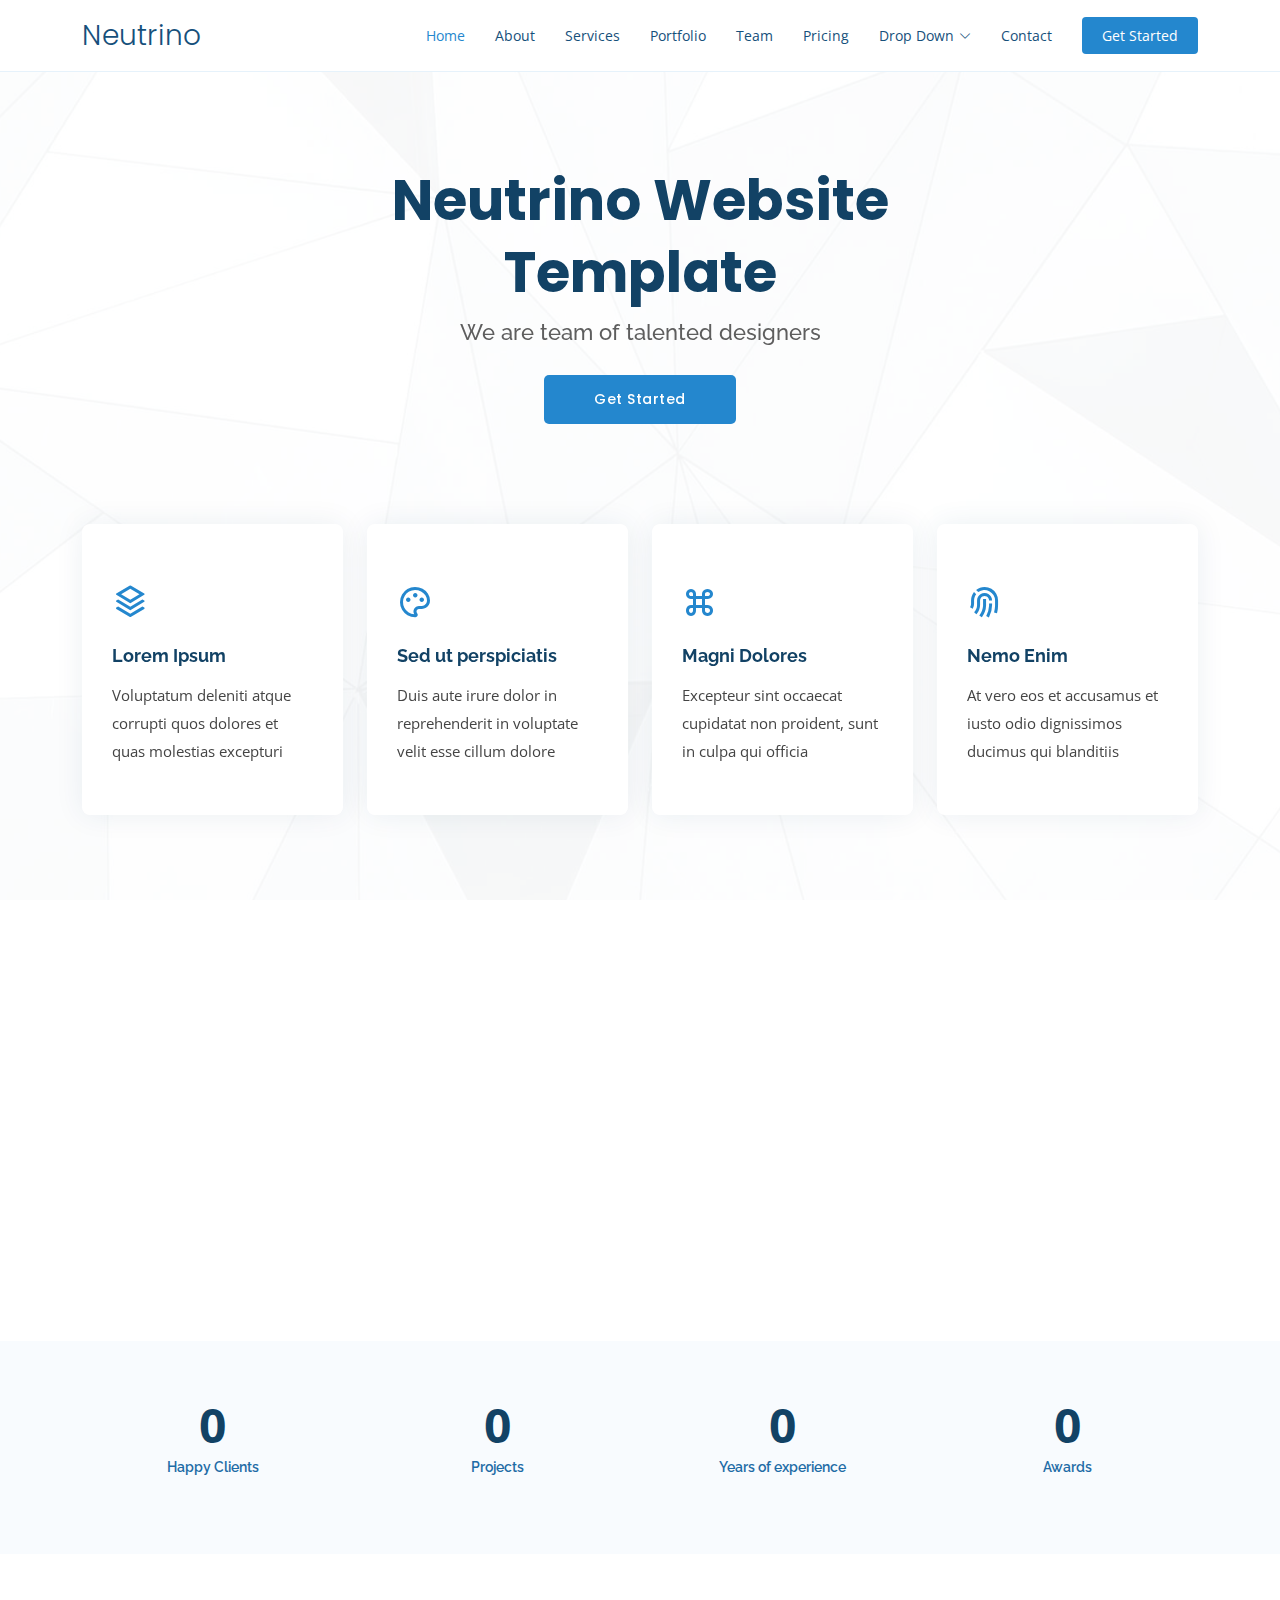
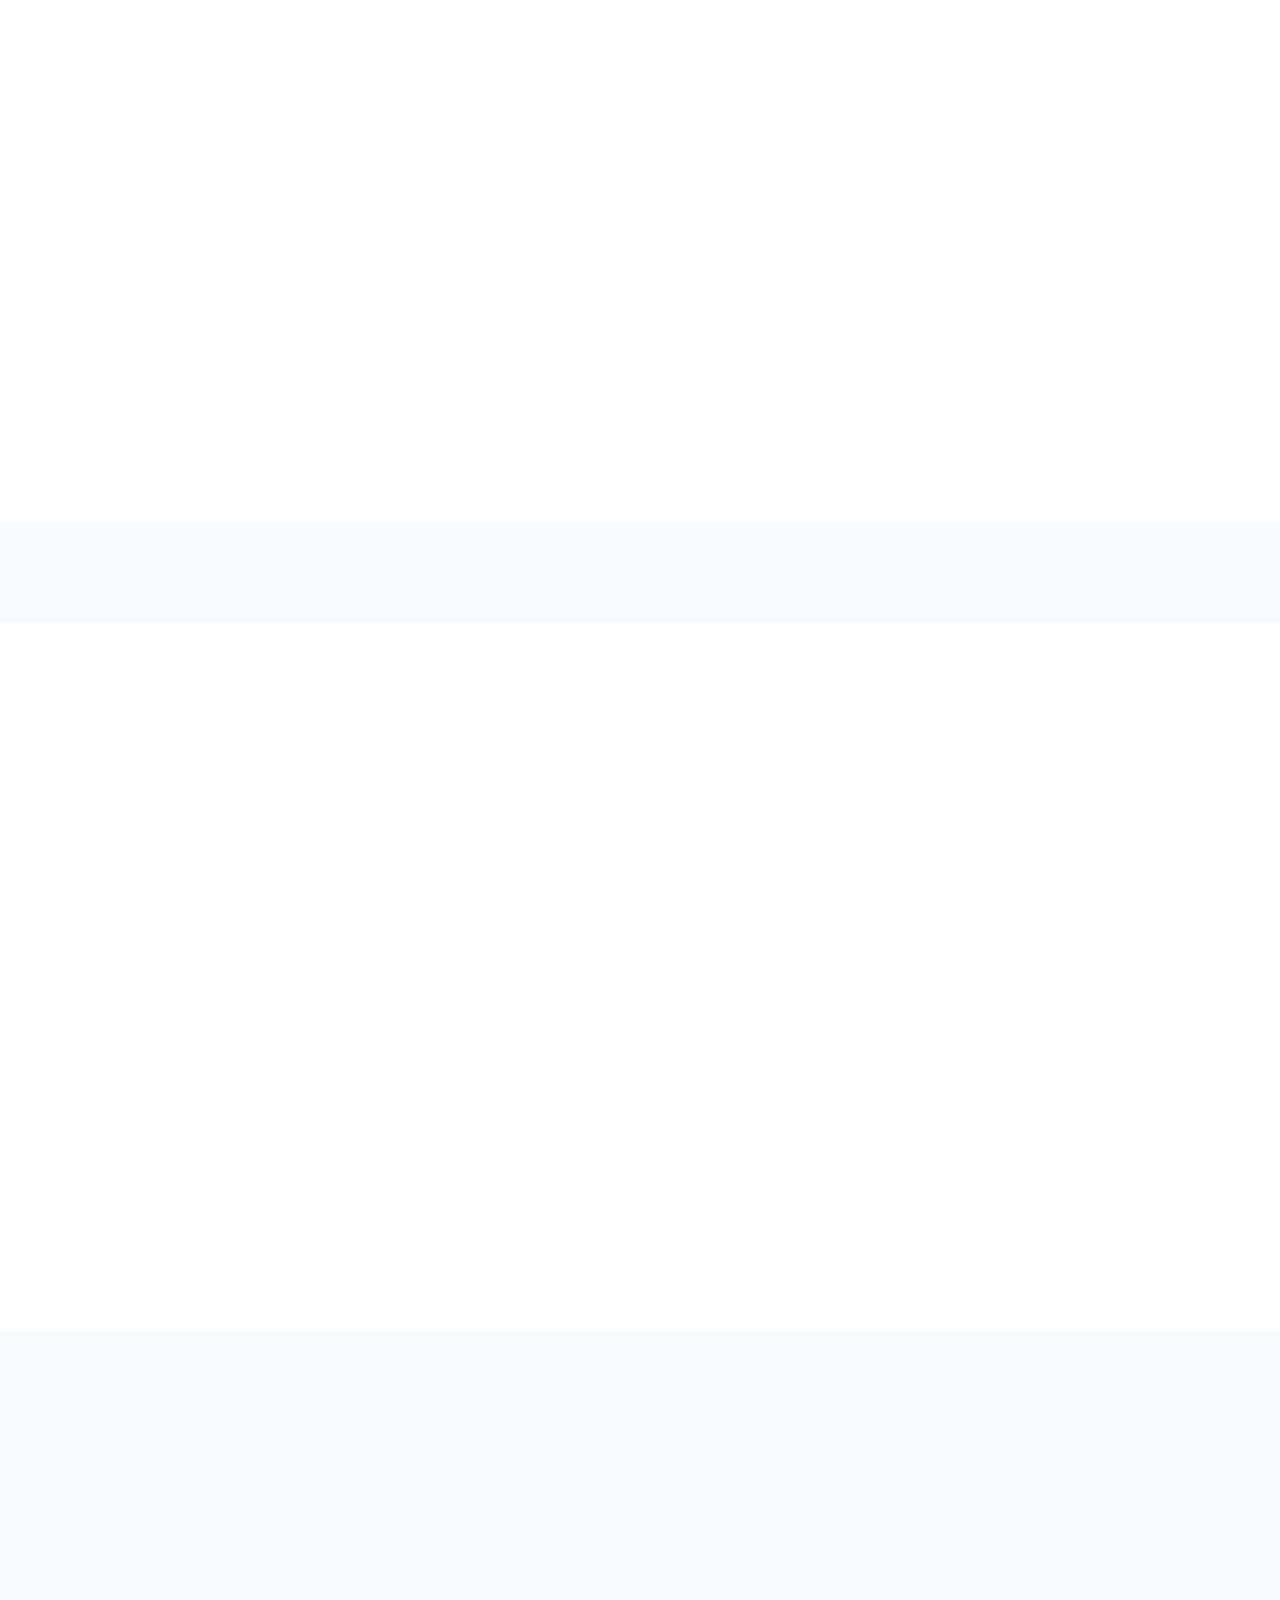
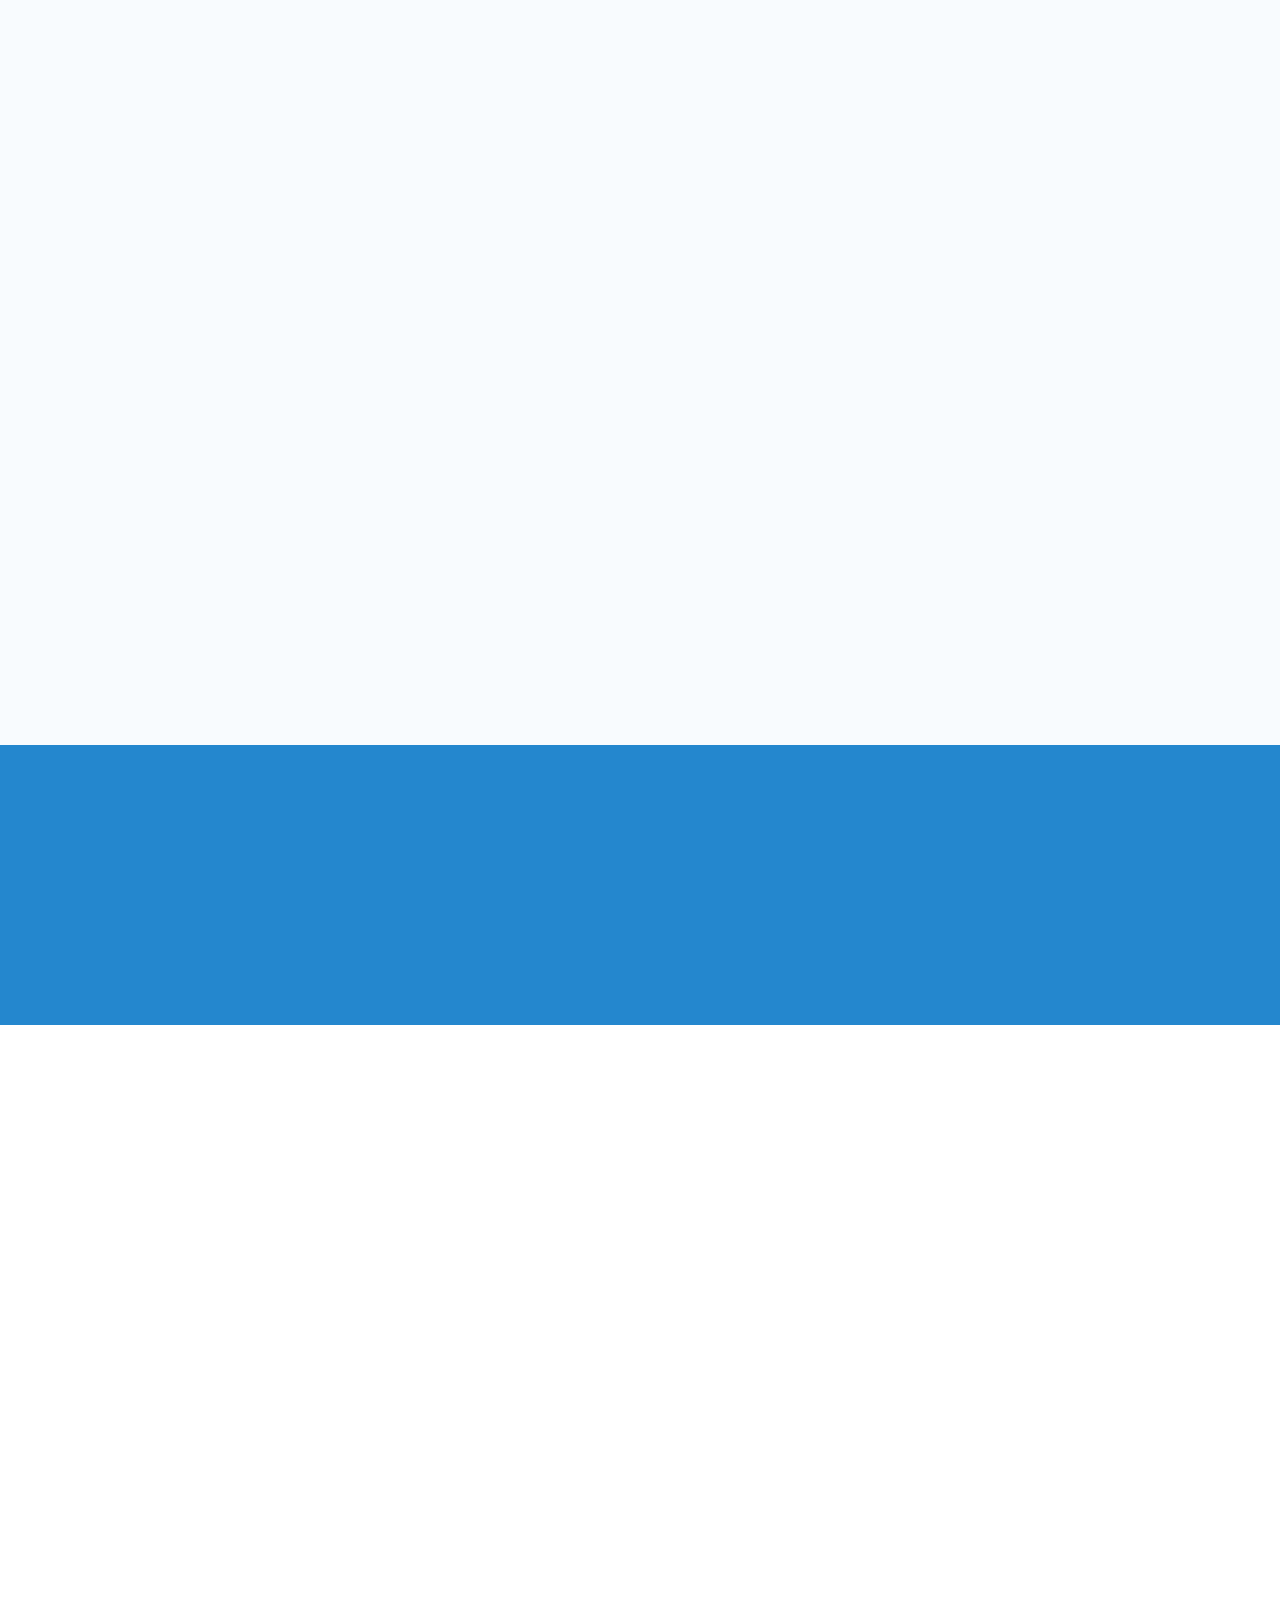
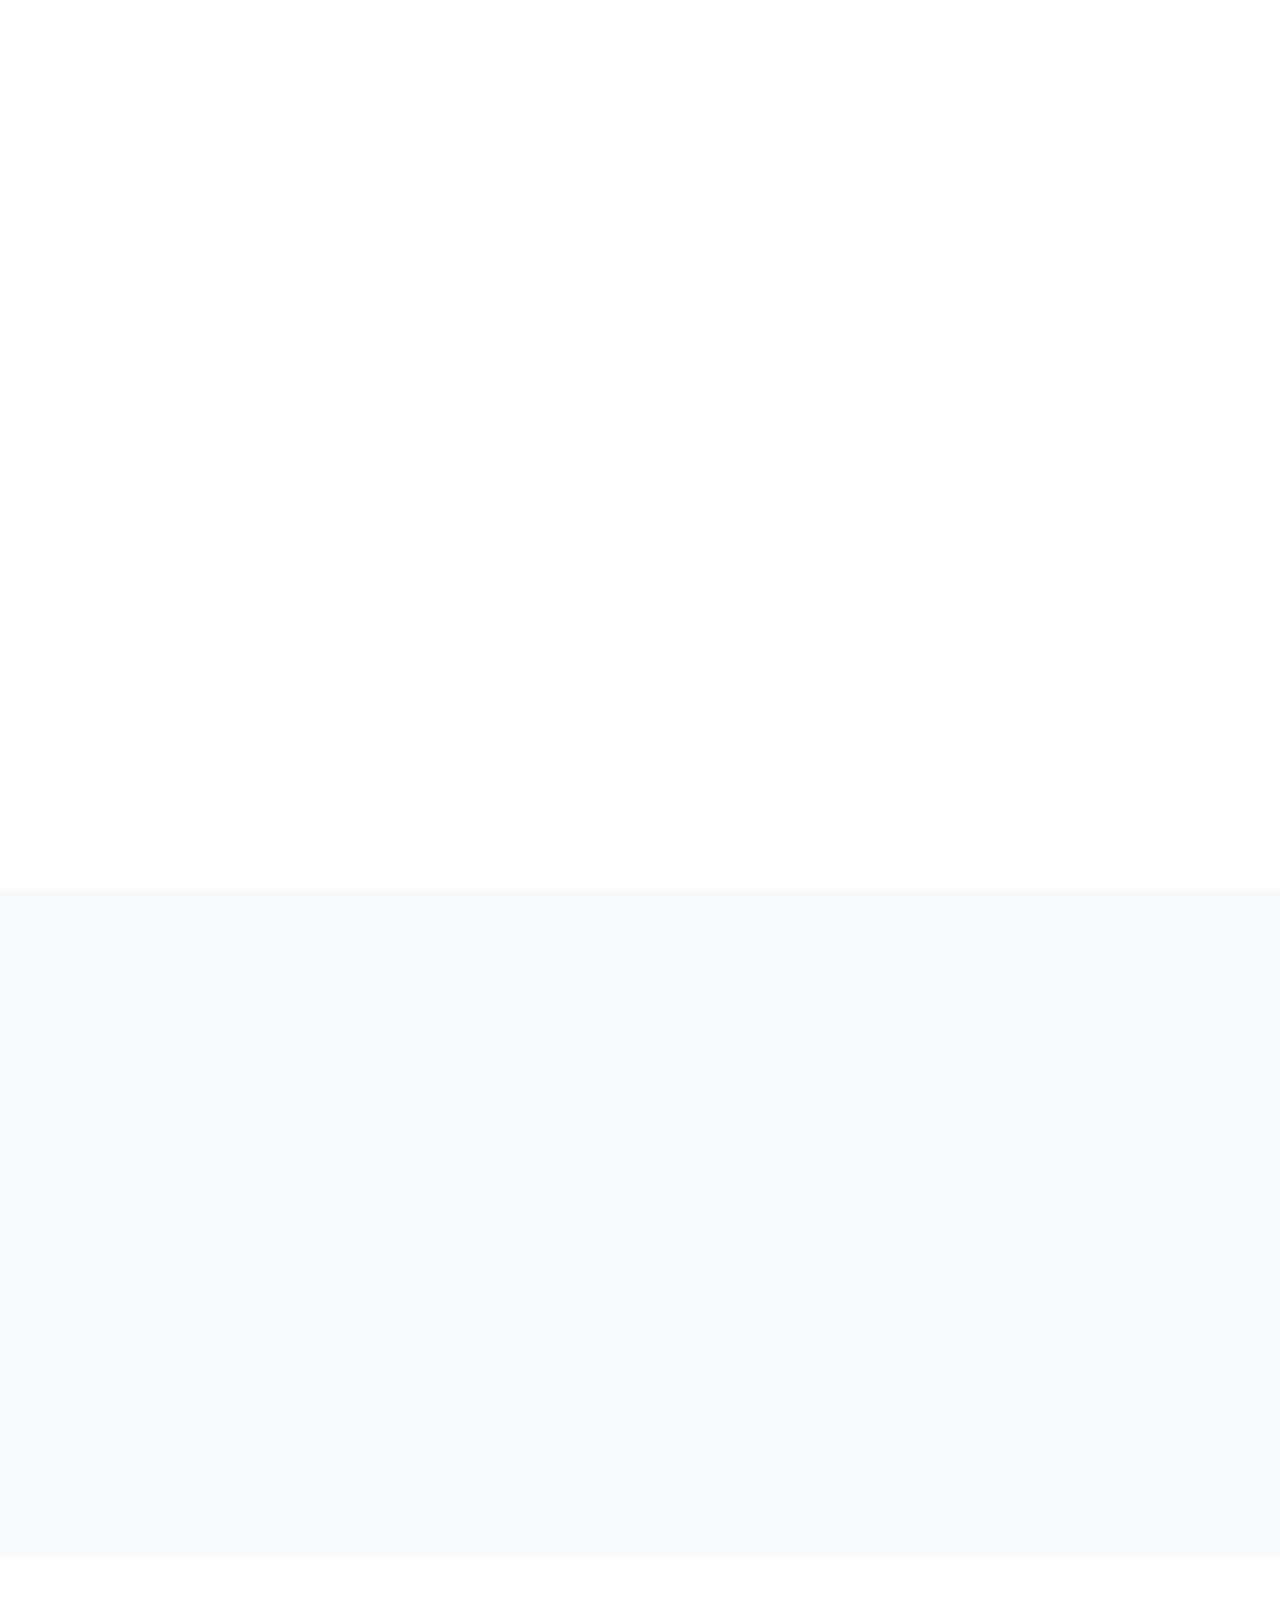
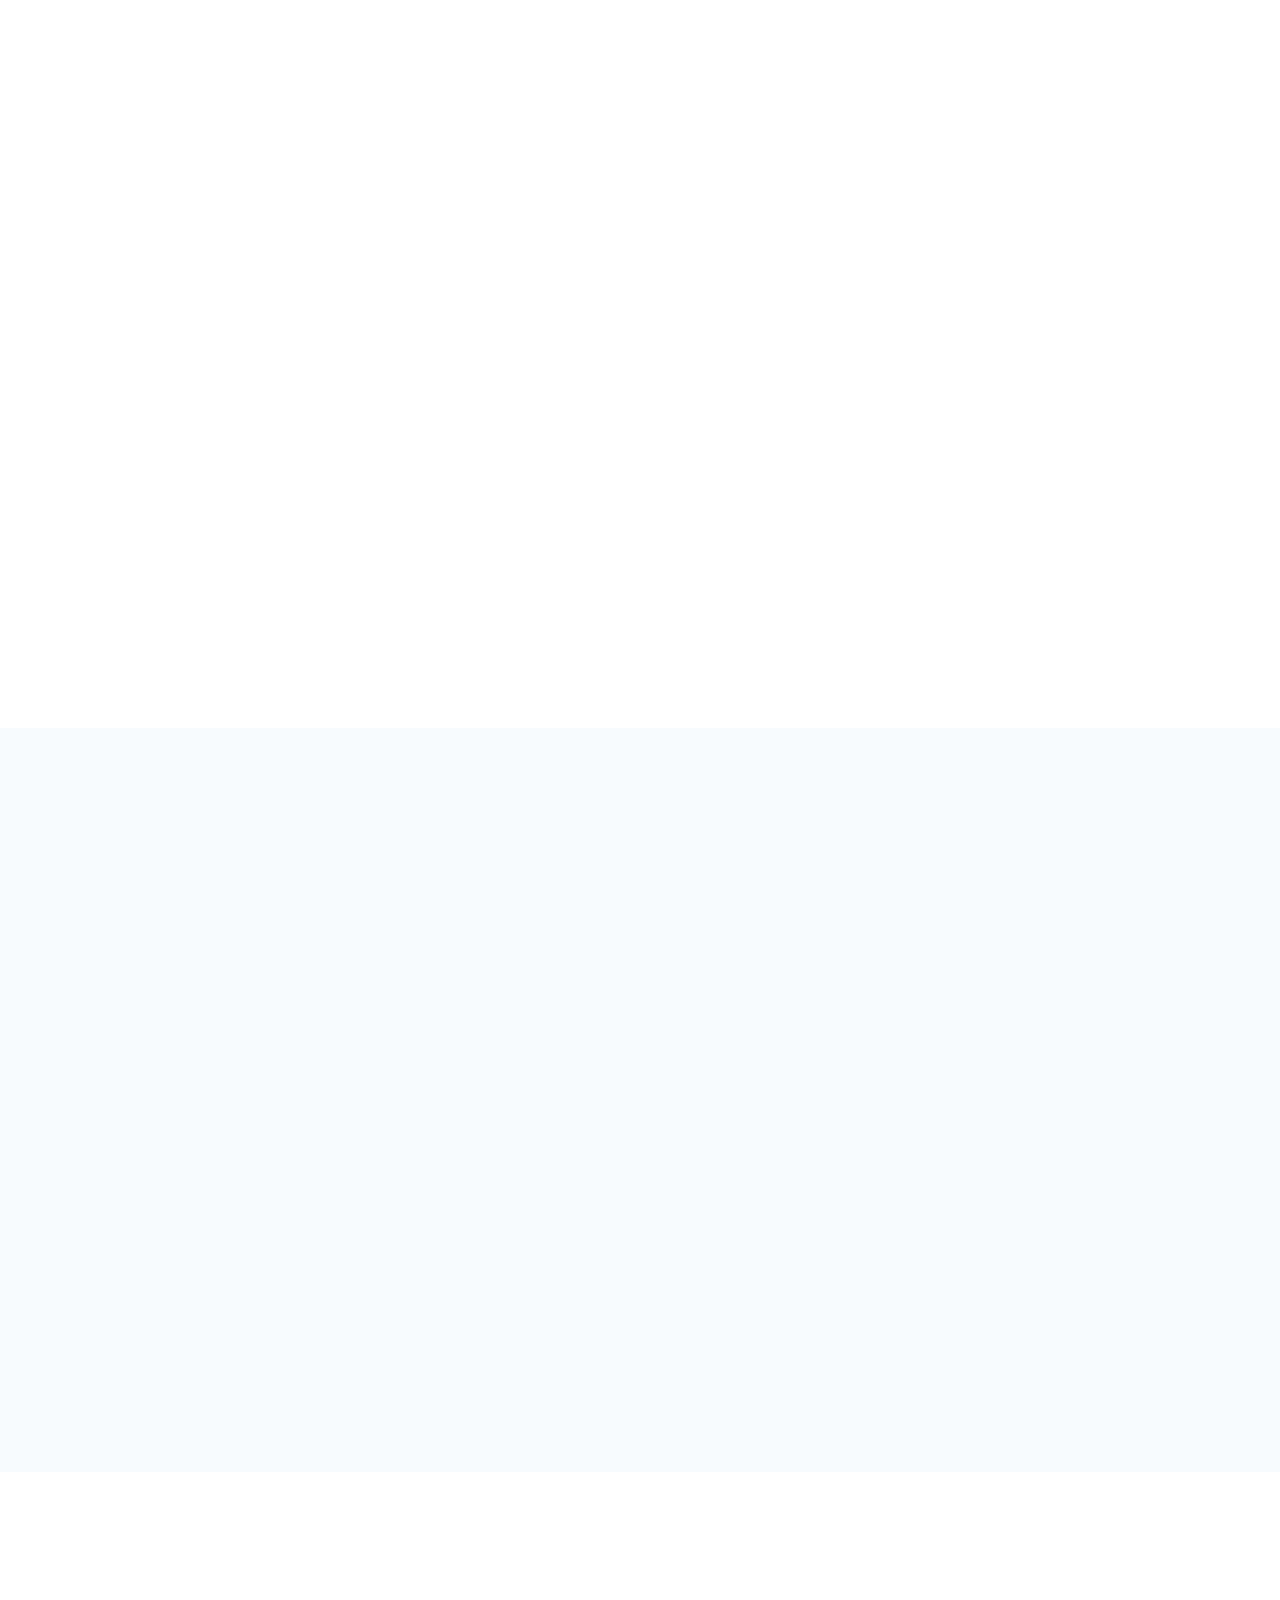
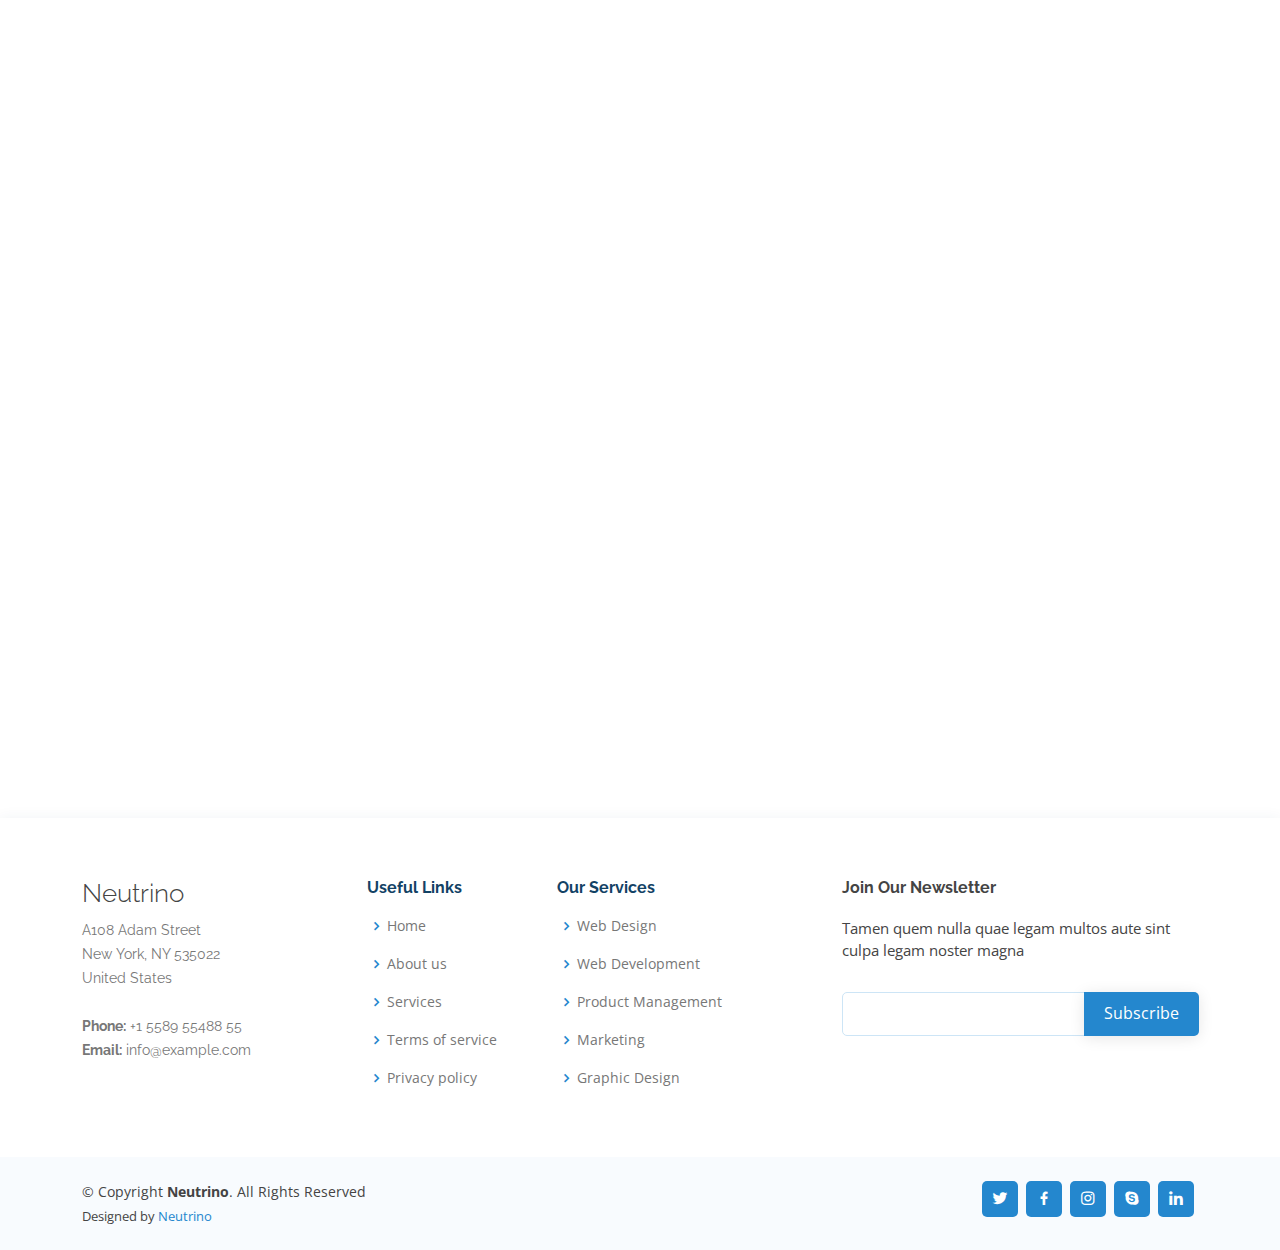
<file: index.html>
<!DOCTYPE html>
<html lang="en">

<head>
  <meta charset="utf-8">
  <meta content="width=device-width, initial-scale=1.0" name="viewport">

  <title>Neutrino Global Tech</title>
  <meta content="" name="description">
  <meta content="" name="keywords">

  <!-- Favicons -->
  <link href="assets/img/favicon.png" rel="icon">
  <link href="assets/img/apple-touch-icon.png" rel="apple-touch-icon">

  <!-- Google Fonts -->
  <link href="https://fonts.googleapis.com/css?family=Open+Sans:300,300i,400,400i,600,600i,700,700i|Raleway:300,300i,400,400i,500,500i,600,600i,700,700i|Poppins:300,300i,400,400i,500,500i,600,600i,700,700i" rel="stylesheet">

  <!-- Vendor CSS Files -->
  <link href="assets/vendor/aos/aos.css" rel="stylesheet">
  <link href="assets/vendor/bootstrap/css/bootstrap.min.css" rel="stylesheet">
  <link href="assets/vendor/bootstrap-icons/bootstrap-icons.css" rel="stylesheet">
  <link href="assets/vendor/boxicons/css/boxicons.min.css" rel="stylesheet">
  <link href="assets/vendor/glightbox/css/glightbox.min.css" rel="stylesheet">
  <link href="assets/vendor/remixicon/remixicon.css" rel="stylesheet">
  <link href="assets/vendor/swiper/swiper-bundle.min.css" rel="stylesheet">

  <!-- Template Main CSS File -->
  <link href="assets/css/style.css" rel="stylesheet">

</head>

<body>

  <!-- ======= Header ======= -->
  <header id="header" class="fixed-top">
    <div class="container d-flex align-items-center justify-content-between">

      <h1 class="logo"><a href="index.html">Neutrino</a></h1>
      <!-- Uncomment below if you prefer to use an image logo -->
      <!-- <a href="index.html" class="logo"><img src="assets/img/logo.png" alt="" class="img-fluid"></a>-->

      <nav id="navbar" class="navbar">
        <ul>
          <li><a class="nav-link scrollto active" href="#hero">Home</a></li>
          <li><a class="nav-link scrollto" href="#about">About</a></li>
          <li><a class="nav-link scrollto" href="#services">Services</a></li>
          <li><a class="nav-link scrollto o" href="#portfolio">Portfolio</a></li>
          <li><a class="nav-link scrollto" href="#team">Team</a></li>
          <li><a class="nav-link scrollto" href="#pricing">Pricing</a></li>
          <li class="dropdown"><a href="#"><span>Drop Down</span> <i class="bi bi-chevron-down"></i></a>
            <ul>
              <li><a href="#">Drop Down 1</a></li>
              <li class="dropdown"><a href="#"><span>Deep Drop Down</span> <i class="bi bi-chevron-right"></i></a>
                <ul>
                  <li><a href="#">Deep Drop Down 1</a></li>
                  <li><a href="#">Deep Drop Down 2</a></li>
                  <li><a href="#">Deep Drop Down 3</a></li>
                  <li><a href="#">Deep Drop Down 4</a></li>
                  <li><a href="#">Deep Drop Down 5</a></li>
                </ul>
              </li>
              <li><a href="#">Drop Down 2</a></li>
              <li><a href="#">Drop Down 3</a></li>
              <li><a href="#">Drop Down 4</a></li>
            </ul>
          </li>
          <li><a class="nav-link scrollto" href="#contact">Contact</a></li>
          <li><a class="getstarted scrollto" href="#about">Get Started</a></li>
        </ul>
        <i class="bi bi-list mobile-nav-toggle"></i>
      </nav><!-- .navbar -->

    </div>
  </header><!-- End Header -->

  <!-- ======= Hero Section ======= -->
  <section id="hero" class="d-flex align-items-center">
    <div class="container position-relative" data-aos="fade-up" data-aos-delay="100">
      <div class="row justify-content-center">
        <div class="col-xl-7 col-lg-9 text-center">
          <h1>Neutrino Website Template</h1>
          <h2>We are team of talented designers</h2>
        </div>
      </div>
      <div class="text-center">
        <a href="#about" class="btn-get-started scrollto">Get Started</a>
      </div>

      <div class="row icon-boxes">
        <div class="col-md-6 col-lg-3 d-flex align-items-stretch mb-5 mb-lg-0" data-aos="zoom-in" data-aos-delay="200">
          <div class="icon-box">
            <div class="icon"><i class="ri-stack-line"></i></div>
            <h4 class="title"><a href="">Lorem Ipsum</a></h4>
            <p class="description">Voluptatum deleniti atque corrupti quos dolores et quas molestias excepturi</p>
          </div>
        </div>

        <div class="col-md-6 col-lg-3 d-flex align-items-stretch mb-5 mb-lg-0" data-aos="zoom-in" data-aos-delay="300">
          <div class="icon-box">
            <div class="icon"><i class="ri-palette-line"></i></div>
            <h4 class="title"><a href="">Sed ut perspiciatis</a></h4>
            <p class="description">Duis aute irure dolor in reprehenderit in voluptate velit esse cillum dolore</p>
          </div>
        </div>

        <div class="col-md-6 col-lg-3 d-flex align-items-stretch mb-5 mb-lg-0" data-aos="zoom-in" data-aos-delay="400">
          <div class="icon-box">
            <div class="icon"><i class="ri-command-line"></i></div>
            <h4 class="title"><a href="">Magni Dolores</a></h4>
            <p class="description">Excepteur sint occaecat cupidatat non proident, sunt in culpa qui officia</p>
          </div>
        </div>

        <div class="col-md-6 col-lg-3 d-flex align-items-stretch mb-5 mb-lg-0" data-aos="zoom-in" data-aos-delay="500">
          <div class="icon-box">
            <div class="icon"><i class="ri-fingerprint-line"></i></div>
            <h4 class="title"><a href="">Nemo Enim</a></h4>
            <p class="description">At vero eos et accusamus et iusto odio dignissimos ducimus qui blanditiis</p>
          </div>
        </div>

      </div>
    </div>
  </section><!-- End Hero -->

  <main id="main">

    <!-- ======= About Section ======= -->
    <section id="about" class="about">
      <div class="container" data-aos="fade-up">

        <div class="section-title">
          <h2>About Us</h2>
          <p>Magnam dolores commodi suscipit. Necessitatibus eius consequatur ex aliquid fuga eum quidem. </p>
        </div>

        <div class="row content">
          <div class="col-lg-6">
            <p>
              Lorem ipsum dolor sit amet, consectetur adipiscing elit, sed do eiusmod tempor incididunt ut labore et dolore
              magna aliqua.
            </p>
            <ul>
              <li><i class="ri-check-double-line"></i> Ullamco laboris nisi ut aliquip ex ea commodo consequat</li>
              <li><i class="ri-check-double-line"></i> Duis aute irure dolor in reprehenderit in voluptate velit</li>
              <li><i class="ri-check-double-line"></i> Ullamco laboris nisi ut aliquip ex ea commodo consequat</li>
            </ul>
          </div>
          <div class="col-lg-6 pt-4 pt-lg-0">
            <p>
              Ullamco laboris nisi ut aliquip ex ea commodo consequat. Duis aute irure dolor in reprehenderit in voluptate
              velit esse cillum dolore eu fugiat nulla pariatur. Excepteur sint occaecat cupidatat non proident, sunt in
              culpa qui officia deserunt mollit anim id est laborum.
            </p>
            <a href="#" class="btn-learn-more">Learn More</a>
          </div>
        </div>

      </div>
    </section><!-- End About Section -->

    <!-- ======= Counts Section ======= -->
    <section id="counts" class="counts section-bg">
      <div class="container">

        <div class="row justify-content-end">

          <div class="col-lg-3 col-md-5 col-6 d-md-flex align-items-md-stretch">
            <div class="count-box">
              <span data-purecounter-start="0" data-purecounter-end="65" data-purecounter-duration="2" class="purecounter"></span>
              <p>Happy Clients</p>
            </div>
          </div>

          <div class="col-lg-3 col-md-5 col-6 d-md-flex align-items-md-stretch">
            <div class="count-box">
              <span data-purecounter-start="0" data-purecounter-end="85" data-purecounter-duration="2" class="purecounter"></span>
              <p>Projects</p>
            </div>
          </div>

          <div class="col-lg-3 col-md-5 col-6 d-md-flex align-items-md-stretch">
            <div class="count-box">
              <span data-purecounter-start="0" data-purecounter-end="30" data-purecounter-duration="2" class="purecounter"></span>
              <p>Years of experience</p>
            </div>
          </div>

          <div class="col-lg-3 col-md-5 col-6 d-md-flex align-items-md-stretch">
            <div class="count-box">
              <span data-purecounter-start="0" data-purecounter-end="20" data-purecounter-duration="2" class="purecounter"></span>
              <p>Awards</p>
            </div>
          </div>

        </div>

      </div>
    </section><!-- End Counts Section -->

    <!-- ======= About Video Section ======= -->
    <section id="about-video" class="about-video">
      <div class="container" data-aos="fade-up">

        <div class="row">

          <div class="col-lg-6 video-box align-self-baseline" data-aos="fade-right" data-aos-delay="100">
            <img src="assets/img/about-video.jpg" class="img-fluid" alt="">
            <a href="https://www.youtube.com/watch?v=jDDaplaOz7Q" class="glightbox play-btn mb-4" data-vbtype="video" data-autoplay="true"></a>
          </div>

          <div class="col-lg-6 pt-3 pt-lg-0 content" data-aos="fade-left" data-aos-delay="100">
            <h3>Voluptatem dignissimos provident quasi corporis voluptates sit assumenda.</h3>
            <p class="fst-italic">
              Lorem ipsum dolor sit amet, consectetur adipiscing elit, sed do eiusmod tempor incididunt ut labore et dolore
              magna aliqua.
            </p>
            <ul>
              <li><i class="bx bx-check-double"></i> Ullamco laboris nisi ut aliquip ex ea commodo consequat.</li>
              <li><i class="bx bx-check-double"></i> Duis aute irure dolor in reprehenderit in voluptate velit.</li>
              <li><i class="bx bx-check-double"></i> Voluptate repellendus pariatur reprehenderit corporis sint.</li>
              <li><i class="bx bx-check-double"></i> Ullamco laboris nisi ut aliquip ex ea commodo consequat. Duis aute irure dolor in reprehenderit in voluptate trideta storacalaperda mastiro dolore eu fugiat nulla pariatur.</li>
            </ul>
            <p>
              Ullamco laboris nisi ut aliquip ex ea commodo consequat. Duis aute irure dolor in reprehenderit in voluptate
              velit esse cillum dolore eu fugiat nulla pariatur. Excepteur sint occaecat cupidatat non proident, sunt in
              culpa qui officia deserunt mollit anim id est laborum
            </p>
          </div>

        </div>

      </div>
    </section><!-- End About Video Section -->

    <!-- ======= Clients Section ======= -->
    <section id="clients" class="clients section-bg">
      <div class="container">

        <div class="row">

          <div class="col-lg-2 col-md-4 col-6 d-flex align-items-center justify-content-center" data-aos="zoom-in">
            <img src="assets/img/clients/client-1.png" class="img-fluid" alt="">
          </div>

          <div class="col-lg-2 col-md-4 col-6 d-flex align-items-center justify-content-center" data-aos="zoom-in">
            <img src="assets/img/clients/client-2.png" class="img-fluid" alt="">
          </div>

          <div class="col-lg-2 col-md-4 col-6 d-flex align-items-center justify-content-center" data-aos="zoom-in">
            <img src="assets/img/clients/client-3.png" class="img-fluid" alt="">
          </div>

          <div class="col-lg-2 col-md-4 col-6 d-flex align-items-center justify-content-center" data-aos="zoom-in">
            <img src="assets/img/clients/client-4.png" class="img-fluid" alt="">
          </div>

          <div class="col-lg-2 col-md-4 col-6 d-flex align-items-center justify-content-center" data-aos="zoom-in">
            <img src="assets/img/clients/client-5.png" class="img-fluid" alt="">
          </div>

          <div class="col-lg-2 col-md-4 col-6 d-flex align-items-center justify-content-center" data-aos="zoom-in">
            <img src="assets/img/clients/client-6.png" class="img-fluid" alt="">
          </div>

        </div>

      </div>
    </section><!-- End Clients Section -->

    <!-- ======= Testimonials Section ======= -->
    <section id="testimonials" class="testimonials">
      <div class="container" data-aos="fade-up">

        <div class="section-title">
          <h2>Testimonials</h2>
          <p>Magnam dolores commodi suscipit. Necessitatibus eius consequatur ex aliquid fuga eum quidem. Sit sint consectetur velit. Quisquam quos quisquam cupiditate. Et nemo qui impedit suscipit alias ea. Quia fugiat sit in iste officiis commodi quidem hic quas.</p>
        </div>

        <div class="testimonials-slider swiper" data-aos="fade-up" data-aos-delay="100">
          <div class="swiper-wrapper">

            <div class="swiper-slide">
              <div class="testimonial-item">
                <p>
                  <i class="bx bxs-quote-alt-left quote-icon-left"></i>
                  Proin iaculis purus consequat sem cure digni ssim donec porttitora entum suscipit rhoncus. Accusantium quam, ultricies eget id, aliquam eget nibh et. Maecen aliquam, risus at semper.
                  <i class="bx bxs-quote-alt-right quote-icon-right"></i>
                </p>
                <img src="assets/img/testimonials/testimonials-1.jpg" class="testimonial-img" alt="">
                <h3>Saul Goodman</h3>
                <h4>Ceo &amp; Founder</h4>
              </div>
            </div><!-- End testimonial item -->

            <div class="swiper-slide">
              <div class="testimonial-item">
                <p>
                  <i class="bx bxs-quote-alt-left quote-icon-left"></i>
                  Export tempor illum tamen malis malis eram quae irure esse labore quem cillum quid cillum eram malis quorum velit fore eram velit sunt aliqua noster fugiat irure amet legam anim culpa.
                  <i class="bx bxs-quote-alt-right quote-icon-right"></i>
                </p>
                <img src="assets/img/testimonials/testimonials-2.jpg" class="testimonial-img" alt="">
                <h3>Sara Wilsson</h3>
                <h4>Designer</h4>
              </div>
            </div><!-- End testimonial item -->

            <div class="swiper-slide">
              <div class="testimonial-item">
                <p>
                  <i class="bx bxs-quote-alt-left quote-icon-left"></i>
                  Enim nisi quem export duis labore cillum quae magna enim sint quorum nulla quem veniam duis minim tempor labore quem eram duis noster aute amet eram fore quis sint minim.
                  <i class="bx bxs-quote-alt-right quote-icon-right"></i>
                </p>
                <img src="assets/img/testimonials/testimonials-3.jpg" class="testimonial-img" alt="">
                <h3>Jena Karlis</h3>
                <h4>Store Owner</h4>
              </div>
            </div><!-- End testimonial item -->

            <div class="swiper-slide">
              <div class="testimonial-item">
                <p>
                  <i class="bx bxs-quote-alt-left quote-icon-left"></i>
                  Fugiat enim eram quae cillum dolore dolor amet nulla culpa multos export minim fugiat minim velit minim dolor enim duis veniam ipsum anim magna sunt elit fore quem dolore labore illum veniam.
                  <i class="bx bxs-quote-alt-right quote-icon-right"></i>
                </p>
                <img src="assets/img/testimonials/testimonials-4.jpg" class="testimonial-img" alt="">
                <h3>Matt Brandon</h3>
                <h4>Freelancer</h4>
              </div>
            </div><!-- End testimonial item -->

            <div class="swiper-slide">
              <div class="testimonial-item">
                <p>
                  <i class="bx bxs-quote-alt-left quote-icon-left"></i>
                  Quis quorum aliqua sint quem legam fore sunt eram irure aliqua veniam tempor noster veniam enim culpa labore duis sunt culpa nulla illum cillum fugiat legam esse veniam culpa fore nisi cillum quid.
                  <i class="bx bxs-quote-alt-right quote-icon-right"></i>
                </p>
                <img src="assets/img/testimonials/testimonials-5.jpg" class="testimonial-img" alt="">
                <h3>John Larson</h3>
                <h4>Entrepreneur</h4>
              </div>
            </div><!-- End testimonial item -->

          </div>
          <div class="swiper-pagination"></div>
        </div>

      </div>
    </section><!-- End Testimonials Section -->

    <!-- ======= Services Section ======= -->
    <section id="services" class="services section-bg">
      <div class="container" data-aos="fade-up">

        <div class="section-title">
          <h2>Sevices</h2>
          <p>Magnam dolores commodi suscipit. Necessitatibus eius consequatur ex aliquid fuga eum quidem. Sit sint consectetur velit. Quisquam quos quisquam cupiditate. Et nemo qui impedit suscipit alias ea. Quia fugiat sit in iste officiis commodi quidem hic quas.</p>
        </div>

        <div class="row">
          <div class="col-lg-4 col-md-6 d-flex align-items-stretch" data-aos="zoom-in" data-aos-delay="100">
            <div class="icon-box iconbox-blue">
              <div class="icon">
                <svg width="100" height="100" viewBox="0 0 600 600" xmlns="http://www.w3.org/2000/svg">
                  <path stroke="none" stroke-width="0" fill="#f5f5f5" d="M300,521.0016835830174C376.1290562159157,517.8887921683347,466.0731472004068,529.7835943286574,510.70327084640275,468.03025145048787C554.3714126377745,407.6079735673963,508.03601936045806,328.9844924480964,491.2728898941984,256.3432110539036C474.5976632858925,184.082847569629,479.9380746630129,96.60480741107993,416.23090153303,58.64404602377083C348.86323505073057,18.502131276798302,261.93793281208167,40.57373210992963,193.5410806939664,78.93577620505333C130.42746243093433,114.334589627462,98.30271207620316,179.96522072025542,76.75703585869454,249.04625023123273C51.97151888228291,328.5150500222984,13.704378332031375,421.85034740162234,66.52175969318436,486.19268352777647C119.04800174914682,550.1803526380478,217.28368757567262,524.383925680826,300,521.0016835830174"></path>
                </svg>
                <i class="bx bxl-dribbble"></i>
              </div>
              <h4><a href="">Lorem Ipsum</a></h4>
              <p>Voluptatum deleniti atque corrupti quos dolores et quas molestias excepturi</p>
            </div>
          </div>

          <div class="col-lg-4 col-md-6 d-flex align-items-stretch mt-4 mt-md-0" data-aos="zoom-in" data-aos-delay="200">
            <div class="icon-box iconbox-orange ">
              <div class="icon">
                <svg width="100" height="100" viewBox="0 0 600 600" xmlns="http://www.w3.org/2000/svg">
                  <path stroke="none" stroke-width="0" fill="#f5f5f5" d="M300,582.0697525312426C382.5290701553225,586.8405444964366,449.9789794690241,525.3245884688669,502.5850820975895,461.55621195738473C556.606425686781,396.0723002908107,615.8543463187945,314.28637112970534,586.6730223649479,234.56875336149918C558.9533121215079,158.8439757836574,454.9685369536778,164.00468322053177,381.49747125262974,130.76875717737553C312.15926192815925,99.40240125094834,248.97055460311594,18.661163978235184,179.8680185752513,50.54337015887873C110.5421016452524,82.52863877960104,119.82277516462835,180.83849132639028,109.12597500060166,256.43424936330496C100.08760227029461,320.3096726198365,92.17705696193138,384.0621239912766,124.79988738764834,439.7174275375508C164.83382741302287,508.01625554203684,220.96474134820875,577.5009287672846,300,582.0697525312426"></path>
                </svg>
                <i class="bx bx-file"></i>
              </div>
              <h4><a href="">Sed Perspiciatis</a></h4>
              <p>Duis aute irure dolor in reprehenderit in voluptate velit esse cillum dolore</p>
            </div>
          </div>

          <div class="col-lg-4 col-md-6 d-flex align-items-stretch mt-4 mt-lg-0" data-aos="zoom-in" data-aos-delay="300">
            <div class="icon-box iconbox-pink">
              <div class="icon">
                <svg width="100" height="100" viewBox="0 0 600 600" xmlns="http://www.w3.org/2000/svg">
                  <path stroke="none" stroke-width="0" fill="#f5f5f5" d="M300,541.5067337569781C382.14930387511276,545.0595476570109,479.8736841581634,548.3450877840088,526.4010558755058,480.5488172755941C571.5218469581645,414.80211281144784,517.5187510058486,332.0715597781072,496.52539010469104,255.14436215662573C477.37192572678356,184.95920475031193,473.57363656557914,105.61284051026155,413.0603344069578,65.22779650032875C343.27470386102294,18.654635553484475,251.2091493199835,5.337323636656869,175.0934190732945,40.62881213300186C97.87086631185822,76.43348514350839,51.98124368387456,156.15599469081315,36.44837278890362,239.84606092416172C21.716077023791087,319.22268207091537,43.775223500013084,401.1760424656574,96.891909868211,461.97329694683043C147.22146801428983,519.5804099606455,223.5754009179313,538.201503339737,300,541.5067337569781"></path>
                </svg>
                <i class="bx bx-tachometer"></i>
              </div>
              <h4><a href="">Magni Dolores</a></h4>
              <p>Excepteur sint occaecat cupidatat non proident, sunt in culpa qui officia</p>
            </div>
          </div>

          <div class="col-lg-4 col-md-6 d-flex align-items-stretch mt-4" data-aos="zoom-in" data-aos-delay="100">
            <div class="icon-box iconbox-yellow">
              <div class="icon">
                <svg width="100" height="100" viewBox="0 0 600 600" xmlns="http://www.w3.org/2000/svg">
                  <path stroke="none" stroke-width="0" fill="#f5f5f5" d="M300,503.46388370962813C374.79870501325706,506.71871716319447,464.8034551963731,527.1746412648533,510.4981551193396,467.86667711651364C555.9287308511215,408.9015244558933,512.6030010748507,327.5744911775523,490.211057578863,256.5855673507754C471.097692560561,195.9906835881958,447.69079081568157,138.11976852964426,395.19560036434837,102.3242989838813C329.3053358748298,57.3949838291264,248.02791733380457,8.279543830951368,175.87071277845988,42.242879143198664C103.41431057327972,76.34704239035025,93.79494320519305,170.9812938413882,81.28167332365135,250.07896920659033C70.17666984294237,320.27484674793965,64.84698225790005,396.69656628748305,111.28512138212992,450.4950937839243C156.20124167950087,502.5303643271138,231.32542653798444,500.4755392045468,300,503.46388370962813"></path>
                </svg>
                <i class="bx bx-layer"></i>
              </div>
              <h4><a href="">Nemo Enim</a></h4>
              <p>At vero eos et accusamus et iusto odio dignissimos ducimus qui blanditiis</p>
            </div>
          </div>

          <div class="col-lg-4 col-md-6 d-flex align-items-stretch mt-4" data-aos="zoom-in" data-aos-delay="200">
            <div class="icon-box iconbox-red">
              <div class="icon">
                <svg width="100" height="100" viewBox="0 0 600 600" xmlns="http://www.w3.org/2000/svg">
                  <path stroke="none" stroke-width="0" fill="#f5f5f5" d="M300,532.3542879108572C369.38199826031484,532.3153073249985,429.10787420159085,491.63046689027357,474.5244479745417,439.17860296908856C522.8885846962883,383.3225815378663,569.1668002868075,314.3205725914397,550.7432151929288,242.7694973846089C532.6665558377875,172.5657663291529,456.2379748765914,142.6223662098291,390.3689995646985,112.34683881706744C326.66090330228417,83.06452184765237,258.84405631176094,53.51806209861945,193.32584062364296,78.48882559362697C121.61183558270385,105.82097193414197,62.805066853699245,167.19869350419734,48.57481801355237,242.6138429142374C34.843463184063346,315.3850353017275,76.69343916112496,383.4422959591041,125.22947124332185,439.3748458443577C170.7312796277747,491.8107796887764,230.57421082200815,532.3932930995766,300,532.3542879108572"></path>
                </svg>
                <i class="bx bx-slideshow"></i>
              </div>
              <h4><a href="">Dele Cardo</a></h4>
              <p>Quis consequatur saepe eligendi voluptatem consequatur dolor consequuntur</p>
            </div>
          </div>

          <div class="col-lg-4 col-md-6 d-flex align-items-stretch mt-4" data-aos="zoom-in" data-aos-delay="300">
            <div class="icon-box iconbox-teal">
              <div class="icon">
                <svg width="100" height="100" viewBox="0 0 600 600" xmlns="http://www.w3.org/2000/svg">
                  <path stroke="none" stroke-width="0" fill="#f5f5f5" d="M300,566.797414625762C385.7384707136149,576.1784315230908,478.7894351017131,552.8928747891023,531.9192734346935,484.94944893311C584.6109503024035,417.5663521118492,582.489472248146,322.67544863468447,553.9536738515405,242.03673114598146C529.1557734026468,171.96086150256528,465.24506316201064,127.66468636344209,395.9583748389544,100.7403814666027C334.2173773831606,76.7482773500951,269.4350130405921,84.62216499799875,207.1952322260088,107.2889140133804C132.92018162631612,134.33871894543012,41.79353780512637,160.00259165414826,22.644507872594943,236.69541883565114C3.319112789854554,314.0945973066697,72.72355303640163,379.243833228382,124.04198916343866,440.3218312028393C172.9286146004772,498.5055451809895,224.45579914871206,558.5317968840102,300,566.797414625762"></path>
                </svg>
                <i class="bx bx-arch"></i>
              </div>
              <h4><a href="">Divera Don</a></h4>
              <p>Modi nostrum vel laborum. Porro fugit error sit minus sapiente sit aspernatur</p>
            </div>
          </div>

        </div>

      </div>
    </section><!-- End Sevices Section -->

    <!-- ======= Cta Section ======= -->
    <section id="cta" class="cta">
      <div class="container" data-aos="zoom-in">
        <div class="text-center">
          <h3>Call To Action</h3>
          <p> Duis aute irure dolor in reprehenderit in voluptate velit esse cillum dolore eu fugiat nulla pariatur. Excepteur sint occaecat cupidatat non proident, sunt in culpa qui officia deserunt mollit anim id est laborum.</p>
          <a class="cta-btn" href="#">Call To Action</a>
        </div>
      </div>
    </section><!-- End Cta Section -->

    <!-- ======= Portfolio Section ======= -->
    <section id="portfolio" class="portfolio">
      <div class="container" data-aos="fade-up">

        <div class="section-title">
          <h2>Portfolio</h2>
          <p>Magnam dolores commodi suscipit. Necessitatibus eius consequatur ex aliquid fuga eum quidem. Sit sint consectetur velit. Quisquam quos quisquam cupiditate. Et nemo qui impedit suscipit alias ea. Quia fugiat sit in iste officiis commodi quidem hic quas.</p>
        </div>

        <div class="row" data-aos="fade-up" data-aos-delay="150">
          <div class="col-lg-12 d-flex justify-content-center">
            <ul id="portfolio-flters">
              <li data-filter="*" class="filter-active">All</li>
              <li data-filter=".filter-app">App</li>
              <li data-filter=".filter-card">Card</li>
              <li data-filter=".filter-web">Web</li>
            </ul>
          </div>
        </div>

        <div class="row portfolio-container" data-aos="fade-up" data-aos-delay="300">

          <div class="col-lg-4 col-md-6 portfolio-item filter-app">
            <div class="portfolio-wrap">
              <img src="assets/img/portfolio/portfolio-1.jpg" class="img-fluid" alt="">
              <div class="portfolio-info">
                <h4>App 1</h4>
                <p>App</p>
                <div class="portfolio-links">
                  <a href="assets/img/portfolio/portfolio-1.jpg" data-gallery="portfolioGallery" class="portfolio-lightbox" title="App 1"><i class="bx bx-plus"></i></a>
                  <a href="portfolio-details.html" title="More Details"><i class="bx bx-link"></i></a>
                </div>
              </div>
            </div>
          </div>

          <div class="col-lg-4 col-md-6 portfolio-item filter-web">
            <div class="portfolio-wrap">
              <img src="assets/img/portfolio/portfolio-2.jpg" class="img-fluid" alt="">
              <div class="portfolio-info">
                <h4>Web 3</h4>
                <p>Web</p>
                <div class="portfolio-links">
                  <a href="assets/img/portfolio/portfolio-2.jpg" data-gallery="portfolioGallery" class="portfolio-lightbox" title="Web 3"><i class="bx bx-plus"></i></a>
                  <a href="portfolio-details.html" title="More Details"><i class="bx bx-link"></i></a>
                </div>
              </div>
            </div>
          </div>

          <div class="col-lg-4 col-md-6 portfolio-item filter-app">
            <div class="portfolio-wrap">
              <img src="assets/img/portfolio/portfolio-3.jpg" class="img-fluid" alt="">
              <div class="portfolio-info">
                <h4>App 2</h4>
                <p>App</p>
                <div class="portfolio-links">
                  <a href="assets/img/portfolio/portfolio-3.jpg" data-gallery="portfolioGallery" class="portfolio-lightbox" title="App 2"><i class="bx bx-plus"></i></a>
                  <a href="portfolio-details.html" title="More Details"><i class="bx bx-link"></i></a>
                </div>
              </div>
            </div>
          </div>

          <div class="col-lg-4 col-md-6 portfolio-item filter-card">
            <div class="portfolio-wrap">
              <img src="assets/img/portfolio/portfolio-4.jpg" class="img-fluid" alt="">
              <div class="portfolio-info">
                <h4>Card 2</h4>
                <p>Card</p>
                <div class="portfolio-links">
                  <a href="assets/img/portfolio/portfolio-4.jpg" data-gallery="portfolioGallery" class="portfolio-lightbox" title="Card 2"><i class="bx bx-plus"></i></a>
                  <a href="portfolio-details.html" title="More Details"><i class="bx bx-link"></i></a>
                </div>
              </div>
            </div>
          </div>

          <div class="col-lg-4 col-md-6 portfolio-item filter-web">
            <div class="portfolio-wrap">
              <img src="assets/img/portfolio/portfolio-5.jpg" class="img-fluid" alt="">
              <div class="portfolio-info">
                <h4>Web 2</h4>
                <p>Web</p>
                <div class="portfolio-links">
                  <a href="assets/img/portfolio/portfolio-5.jpg" data-gallery="portfolioGallery" class="portfolio-lightbox" title="Web 2"><i class="bx bx-plus"></i></a>
                  <a href="portfolio-details.html" title="More Details"><i class="bx bx-link"></i></a>
                </div>
              </div>
            </div>
          </div>

          <div class="col-lg-4 col-md-6 portfolio-item filter-app">
            <div class="portfolio-wrap">
              <img src="assets/img/portfolio/portfolio-6.jpg" class="img-fluid" alt="">
              <div class="portfolio-info">
                <h4>App 3</h4>
                <p>App</p>
                <div class="portfolio-links">
                  <a href="assets/img/portfolio/portfolio-6.jpg" data-gallery="portfolioGallery" class="portfolio-lightbox" title="App 3"><i class="bx bx-plus"></i></a>
                  <a href="portfolio-details.html" title="More Details"><i class="bx bx-link"></i></a>
                </div>
              </div>
            </div>
          </div>

          <div class="col-lg-4 col-md-6 portfolio-item filter-card">
            <div class="portfolio-wrap">
              <img src="assets/img/portfolio/portfolio-7.jpg" class="img-fluid" alt="">
              <div class="portfolio-info">
                <h4>Card 1</h4>
                <p>Card</p>
                <div class="portfolio-links">
                  <a href="assets/img/portfolio/portfolio-7.jpg" data-gallery="portfolioGallery" class="portfolio-lightbox" title="Card 1"><i class="bx bx-plus"></i></a>
                  <a href="portfolio-details.html" title="More Details"><i class="bx bx-link"></i></a>
                </div>
              </div>
            </div>
          </div>

          <div class="col-lg-4 col-md-6 portfolio-item filter-card">
            <div class="portfolio-wrap">
              <img src="assets/img/portfolio/portfolio-8.jpg" class="img-fluid" alt="">
              <div class="portfolio-info">
                <h4>Card 3</h4>
                <p>Card</p>
                <div class="portfolio-links">
                  <a href="assets/img/portfolio/portfolio-8.jpg" data-gallery="portfolioGallery" class="portfolio-lightbox" title="Card 3"><i class="bx bx-plus"></i></a>
                  <a href="portfolio-details.html" title="More Details"><i class="bx bx-link"></i></a>
                </div>
              </div>
            </div>
          </div>

          <div class="col-lg-4 col-md-6 portfolio-item filter-web">
            <div class="portfolio-wrap">
              <img src="assets/img/portfolio/portfolio-9.jpg" class="img-fluid" alt="">
              <div class="portfolio-info">
                <h4>Web 3</h4>
                <p>Web</p>
                <div class="portfolio-links">
                  <a href="assets/img/portfolio/portfolio-9.jpg" data-gallery="portfolioGallery" class="portfolio-lightbox" title="Web 3"><i class="bx bx-plus"></i></a>
                  <a href="portfolio-details.html" title="More Details"><i class="bx bx-link"></i></a>
                </div>
              </div>
            </div>
          </div>

        </div>

      </div>
    </section><!-- End Portfolio Section -->

    <!-- ======= Team Section ======= -->
    <section id="team" class="team section-bg">
      <div class="container" data-aos="fade-up">

        <div class="section-title">
          <h2>Team</h2>
          <p>Magnam dolores commodi suscipit. Necessitatibus eius consequatur ex aliquid fuga eum quidem. Sit sint consectetur velit. Quisquam quos quisquam cupiditate. Et nemo qui impedit suscipit alias ea. Quia fugiat sit in iste officiis commodi quidem hic quas.</p>
        </div>

        <div class="row">

          <div class="col-lg-3 col-md-6 d-flex align-items-stretch" data-aos="fade-up" data-aos-delay="100">
            <div class="member">
              <div class="member-img">
                <img src="assets/img/team/team-1.jpg" class="img-fluid" alt="">
                <div class="social">
                  <a href=""><i class="bi bi-twitter"></i></a>
                  <a href=""><i class="bi bi-facebook"></i></a>
                  <a href=""><i class="bi bi-instagram"></i></a>
                  <a href=""><i class="bi bi-linkedin"></i></a>
                </div>
              </div>
              <div class="member-info">
                <h4>Walter White</h4>
                <span>Chief Executive Officer</span>
              </div>
            </div>
          </div>

          <div class="col-lg-3 col-md-6 d-flex align-items-stretch" data-aos="fade-up" data-aos-delay="200">
            <div class="member">
              <div class="member-img">
                <img src="assets/img/team/team-2.jpg" class="img-fluid" alt="">
                <div class="social">
                  <a href=""><i class="bi bi-twitter"></i></a>
                  <a href=""><i class="bi bi-facebook"></i></a>
                  <a href=""><i class="bi bi-instagram"></i></a>
                  <a href=""><i class="bi bi-linkedin"></i></a>
                </div>
              </div>
              <div class="member-info">
                <h4>Sarah Jhonson</h4>
                <span>Product Manager</span>
              </div>
            </div>
          </div>

          <div class="col-lg-3 col-md-6 d-flex align-items-stretch" data-aos="fade-up" data-aos-delay="300">
            <div class="member">
              <div class="member-img">
                <img src="assets/img/team/team-3.jpg" class="img-fluid" alt="">
                <div class="social">
                  <a href=""><i class="bi bi-twitter"></i></a>
                  <a href=""><i class="bi bi-facebook"></i></a>
                  <a href=""><i class="bi bi-instagram"></i></a>
                  <a href=""><i class="bi bi-linkedin"></i></a>
                </div>
              </div>
              <div class="member-info">
                <h4>William Anderson</h4>
                <span>CTO</span>
              </div>
            </div>
          </div>

          <div class="col-lg-3 col-md-6 d-flex align-items-stretch" data-aos="fade-up" data-aos-delay="400">
            <div class="member">
              <div class="member-img">
                <img src="assets/img/team/team-4.jpg" class="img-fluid" alt="">
                <div class="social">
                  <a href=""><i class="bi bi-twitter"></i></a>
                  <a href=""><i class="bi bi-facebook"></i></a>
                  <a href=""><i class="bi bi-instagram"></i></a>
                  <a href=""><i class="bi bi-linkedin"></i></a>
                </div>
              </div>
              <div class="member-info">
                <h4>Amanda Jepson</h4>
                <span>Accountant</span>
              </div>
            </div>
          </div>

        </div>

      </div>
    </section><!-- End Team Section -->

    <!-- ======= Pricing Section ======= -->
    <section id="pricing" class="pricing">
      <div class="container" data-aos="fade-up">

        <div class="section-title">
          <h2>Pricing</h2>
          <p>Magnam dolores commodi suscipit. Necessitatibus eius consequatur ex aliquid fuga eum quidem. Sit sint consectetur velit. Quisquam quos quisquam cupiditate. Et nemo qui impedit suscipit alias ea. Quia fugiat sit in iste officiis commodi quidem hic quas.</p>
        </div>

        <div class="row">

          <div class="col-lg-4 col-md-6" data-aos="zoom-im" data-aos-delay="100">
            <div class="box">
              <h3>Free</h3>
              <h4><sup>$</sup>0<span> / month</span></h4>
              <ul>
                <li>Aida dere</li>
                <li>Nec feugiat nisl</li>
                <li>Nulla at volutpat dola</li>
                <li class="na">Pharetra massa</li>
                <li class="na">Massa ultricies mi</li>
              </ul>
              <div class="btn-wrap">
                <a href="#" class="btn-buy">Buy Now</a>
              </div>
            </div>
          </div>

          <div class="col-lg-4 col-md-6 mt-4 mt-md-0" data-aos="zoom-in" data-aos-delay="100">
            <div class="box featured">
              <h3>Business</h3>
              <h4><sup>$</sup>19<span> / month</span></h4>
              <ul>
                <li>Aida dere</li>
                <li>Nec feugiat nisl</li>
                <li>Nulla at volutpat dola</li>
                <li>Pharetra massa</li>
                <li class="na">Massa ultricies mi</li>
              </ul>
              <div class="btn-wrap">
                <a href="#" class="btn-buy">Buy Now</a>
              </div>
            </div>
          </div>

          <div class="col-lg-4 col-md-6 mt-4 mt-lg-0" data-aos="zoom-in" data-aos-delay="100">
            <div class="box">
              <h3>Developer</h3>
              <h4><sup>$</sup>29<span> / month</span></h4>
              <ul>
                <li>Aida dere</li>
                <li>Nec feugiat nisl</li>
                <li>Nulla at volutpat dola</li>
                <li>Pharetra massa</li>
                <li>Massa ultricies mi</li>
              </ul>
              <div class="btn-wrap">
                <a href="#" class="btn-buy">Buy Now</a>
              </div>
            </div>
          </div>

        </div>

      </div>
    </section><!-- End Pricing Section -->

    <!-- ======= Frequently Asked Questions Section ======= -->
    <section id="faq" class="faq section-bg">
      <div class="container" data-aos="fade-up">

        <div class="section-title">
          <h2>Frequently Asked Questions</h2>
          <p>Magnam dolores commodi suscipit. Necessitatibus eius consequatur ex aliquid fuga eum quidem. Sit sint consectetur velit. Quisquam quos quisquam cupiditate. Et nemo qui impedit suscipit alias ea. Quia fugiat sit in iste officiis commodi quidem hic quas.</p>
        </div>

        <div class="faq-list">
          <ul>
            <li data-aos="fade-up">
              <i class="bx bx-help-circle icon-help"></i> <a data-bs-toggle="collapse" class="collapse" data-bs-target="#faq-list-1">Non consectetur a erat nam at lectus urna duis? <i class="bx bx-chevron-down icon-show"></i><i class="bx bx-chevron-up icon-close"></i></a>
              <div id="faq-list-1" class="collapse show" data-bs-parent=".faq-list">
                <p>
                  Feugiat pretium nibh ipsum consequat. Tempus iaculis urna id volutpat lacus laoreet non curabitur gravida. Venenatis lectus magna fringilla urna porttitor rhoncus dolor purus non.
                </p>
              </div>
            </li>

            <li data-aos="fade-up" data-aos-delay="100">
              <i class="bx bx-help-circle icon-help"></i> <a data-bs-toggle="collapse" data-bs-target="#faq-list-2" class="collapsed">Feugiat scelerisque varius morbi enim nunc? <i class="bx bx-chevron-down icon-show"></i><i class="bx bx-chevron-up icon-close"></i></a>
              <div id="faq-list-2" class="collapse" data-bs-parent=".faq-list">
                <p>
                  Dolor sit amet consectetur adipiscing elit pellentesque habitant morbi. Id interdum velit laoreet id donec ultrices. Fringilla phasellus faucibus scelerisque eleifend donec pretium. Est pellentesque elit ullamcorper dignissim. Mauris ultrices eros in cursus turpis massa tincidunt dui.
                </p>
              </div>
            </li>

            <li data-aos="fade-up" data-aos-delay="200">
              <i class="bx bx-help-circle icon-help"></i> <a data-bs-toggle="collapse" data-bs-target="#faq-list-3" class="collapsed">Dolor sit amet consectetur adipiscing elit? <i class="bx bx-chevron-down icon-show"></i><i class="bx bx-chevron-up icon-close"></i></a>
              <div id="faq-list-3" class="collapse" data-bs-parent=".faq-list">
                <p>
                  Eleifend mi in nulla posuere sollicitudin aliquam ultrices sagittis orci. Faucibus pulvinar elementum integer enim. Sem nulla pharetra diam sit amet nisl suscipit. Rutrum tellus pellentesque eu tincidunt. Lectus urna duis convallis convallis tellus. Urna molestie at elementum eu facilisis sed odio morbi quis
                </p>
              </div>
            </li>

            <li data-aos="fade-up" data-aos-delay="300">
              <i class="bx bx-help-circle icon-help"></i> <a data-bs-toggle="collapse" data-bs-target="#faq-list-4" class="collapsed">Tempus quam pellentesque nec nam aliquam sem et tortor consequat? <i class="bx bx-chevron-down icon-show"></i><i class="bx bx-chevron-up icon-close"></i></a>
              <div id="faq-list-4" class="collapse" data-bs-parent=".faq-list">
                <p>
                  Molestie a iaculis at erat pellentesque adipiscing commodo. Dignissim suspendisse in est ante in. Nunc vel risus commodo viverra maecenas accumsan. Sit amet nisl suscipit adipiscing bibendum est. Purus gravida quis blandit turpis cursus in.
                </p>
              </div>
            </li>

            <li data-aos="fade-up" data-aos-delay="400">
              <i class="bx bx-help-circle icon-help"></i> <a data-bs-toggle="collapse" data-bs-target="#faq-list-5" class="collapsed">Tortor vitae purus faucibus ornare. Varius vel pharetra vel turpis nunc eget lorem dolor? <i class="bx bx-chevron-down icon-show"></i><i class="bx bx-chevron-up icon-close"></i></a>
              <div id="faq-list-5" class="collapse" data-bs-parent=".faq-list">
                <p>
                  Laoreet sit amet cursus sit amet dictum sit amet justo. Mauris vitae ultricies leo integer malesuada nunc vel. Tincidunt eget nullam non nisi est sit amet. Turpis nunc eget lorem dolor sed. Ut venenatis tellus in metus vulputate eu scelerisque.
                </p>
              </div>
            </li>

          </ul>
        </div>

      </div>
    </section><!-- End Frequently Asked Questions Section -->

    <!-- ======= Contact Section ======= -->
    <section id="contact" class="contact">
      <div class="container" data-aos="fade-up">

        <div class="section-title">
          <h2>Contact</h2>
          <p>Magnam dolores commodi suscipit. Necessitatibus eius consequatur ex aliquid fuga eum quidem. Sit sint consectetur velit. Quisquam quos quisquam cupiditate. Et nemo qui impedit suscipit alias ea. Quia fugiat sit in iste officiis commodi quidem hic quas.</p>
        </div>

        <div>
          <iframe style="border:0; width: 100%; height: 270px;" src="https://www.google.com/maps/embed?pb=!1m14!1m8!1m3!1d12097.433213460943!2d-74.0062269!3d40.7101282!3m2!1i1024!2i768!4f13.1!3m3!1m2!1s0x0%3A0xb89d1fe6bc499443!2sDowntown+Conference+Center!5e0!3m2!1smk!2sbg!4v1539943755621" frameborder="0" allowfullscreen></iframe>
        </div>

        <div class="row mt-5">

          <div class="col-lg-4">
            <div class="info">
              <div class="address">
                <i class="bi bi-geo-alt"></i>
                <h4>Location:</h4>
                <p>A108 Adam Street, New York, NY 535022</p>
              </div>

              <div class="email">
                <i class="bi bi-envelope"></i>
                <h4>Email:</h4>
                <p>info@example.com</p>
              </div>

              <div class="phone">
                <i class="bi bi-phone"></i>
                <h4>Call:</h4>
                <p>+1 5589 55488 55s</p>
              </div>

            </div>

          </div>

          <div class="col-lg-8 mt-5 mt-lg-0">

            <form action="forms/contact.php" method="post" role="form" class="php-email-form">
              <div class="row">
                <div class="col-md-6 form-group">
                  <input type="text" name="name" class="form-control" id="name" placeholder="Your Name" required>
                </div>
                <div class="col-md-6 form-group">
                  <input type="email" class="form-control" name="email" id="email" placeholder="Your Email" required>
                </div>
              </div>
              <div class="form-group mt-3">
                <input type="text" class="form-control" name="subject" id="subject" placeholder="Subject" required>
              </div>
              <div class="form-group mt-3">
                <textarea class="form-control" name="message" rows="5" placeholder="Message" required></textarea>
              </div>
              <div class="my-3">
                <div class="loading">Loading</div>
                <div class="error-message"></div>
                <div class="sent-message">Your message has been sent. Thank you!</div>
              </div>
              <div class="text-center"><button type="submit">Send Message</button></div>
            </form>

          </div>

        </div>

      </div>
    </section><!-- End Contact Section -->

  </main><!-- End #main -->

  <!-- ======= Footer ======= -->
  <footer id="footer">

    <div class="footer-top">
      <div class="container">
        <div class="row">

          <div class="col-lg-3 col-md-6 footer-contact">
            <h3>Neutrino</h3>
            <p>
              A108 Adam Street <br>
              New York, NY 535022<br>
              United States <br><br>
              <strong>Phone:</strong> +1 5589 55488 55<br>
              <strong>Email:</strong> info@example.com<br>
            </p>
          </div>

          <div class="col-lg-2 col-md-6 footer-links">
            <h4>Useful Links</h4>
            <ul>
              <li><i class="bx bx-chevron-right"></i> <a href="#">Home</a></li>
              <li><i class="bx bx-chevron-right"></i> <a href="#">About us</a></li>
              <li><i class="bx bx-chevron-right"></i> <a href="#">Services</a></li>
              <li><i class="bx bx-chevron-right"></i> <a href="#">Terms of service</a></li>
              <li><i class="bx bx-chevron-right"></i> <a href="#">Privacy policy</a></li>
            </ul>
          </div>

          <div class="col-lg-3 col-md-6 footer-links">
            <h4>Our Services</h4>
            <ul>
              <li><i class="bx bx-chevron-right"></i> <a href="#">Web Design</a></li>
              <li><i class="bx bx-chevron-right"></i> <a href="#">Web Development</a></li>
              <li><i class="bx bx-chevron-right"></i> <a href="#">Product Management</a></li>
              <li><i class="bx bx-chevron-right"></i> <a href="#">Marketing</a></li>
              <li><i class="bx bx-chevron-right"></i> <a href="#">Graphic Design</a></li>
            </ul>
          </div>

          <div class="col-lg-4 col-md-6 footer-newsletter">
            <h4>Join Our Newsletter</h4>
            <p>Tamen quem nulla quae legam multos aute sint culpa legam noster magna</p>
            <form action="" method="post">
              <input type="email" name="email"><input type="submit" value="Subscribe">
            </form>
          </div>

        </div>
      </div>
    </div>

    <div class="container d-md-flex py-4">

      <div class="me-md-auto text-center text-md-start">
        <div class="copyright">
          &copy; Copyright <strong><span>Neutrino</span></strong>. All Rights Reserved
        </div>
        <div class="credits">
                  Designed by <a href="http://neutrinoglobaltech.com/">Neutrino</a>
        </div>
      </div>
      <div class="social-links text-center text-md-right pt-3 pt-md-0">
        <a href="#" class="twitter"><i class="bx bxl-twitter"></i></a>
        <a href="#" class="facebook"><i class="bx bxl-facebook"></i></a>
        <a href="#" class="instagram"><i class="bx bxl-instagram"></i></a>
        <a href="#" class="google-plus"><i class="bx bxl-skype"></i></a>
        <a href="#" class="linkedin"><i class="bx bxl-linkedin"></i></a>
      </div>
    </div>
  </footer><!-- End Footer -->

  <div id="preloader"></div>
  <a href="#" class="back-to-top d-flex align-items-center justify-content-center"><i class="bi bi-arrow-up-short"></i></a>

  <!-- Vendor JS Files -->
  <script src="assets/vendor/purecounter/purecounter.js"></script>
  <script src="assets/vendor/aos/aos.js"></script>
  <script src="assets/vendor/bootstrap/js/bootstrap.bundle.min.js"></script>
  <script src="assets/vendor/glightbox/js/glightbox.min.js"></script>
  <script src="assets/vendor/isotope-layout/isotope.pkgd.min.js"></script>
  <script src="assets/vendor/swiper/swiper-bundle.min.js"></script>
  <script src="assets/vendor/php-email-form/validate.js"></script>

  <!-- Template Main JS File -->
  <script src="assets/js/main.js"></script>

</body>

</html>
</file>
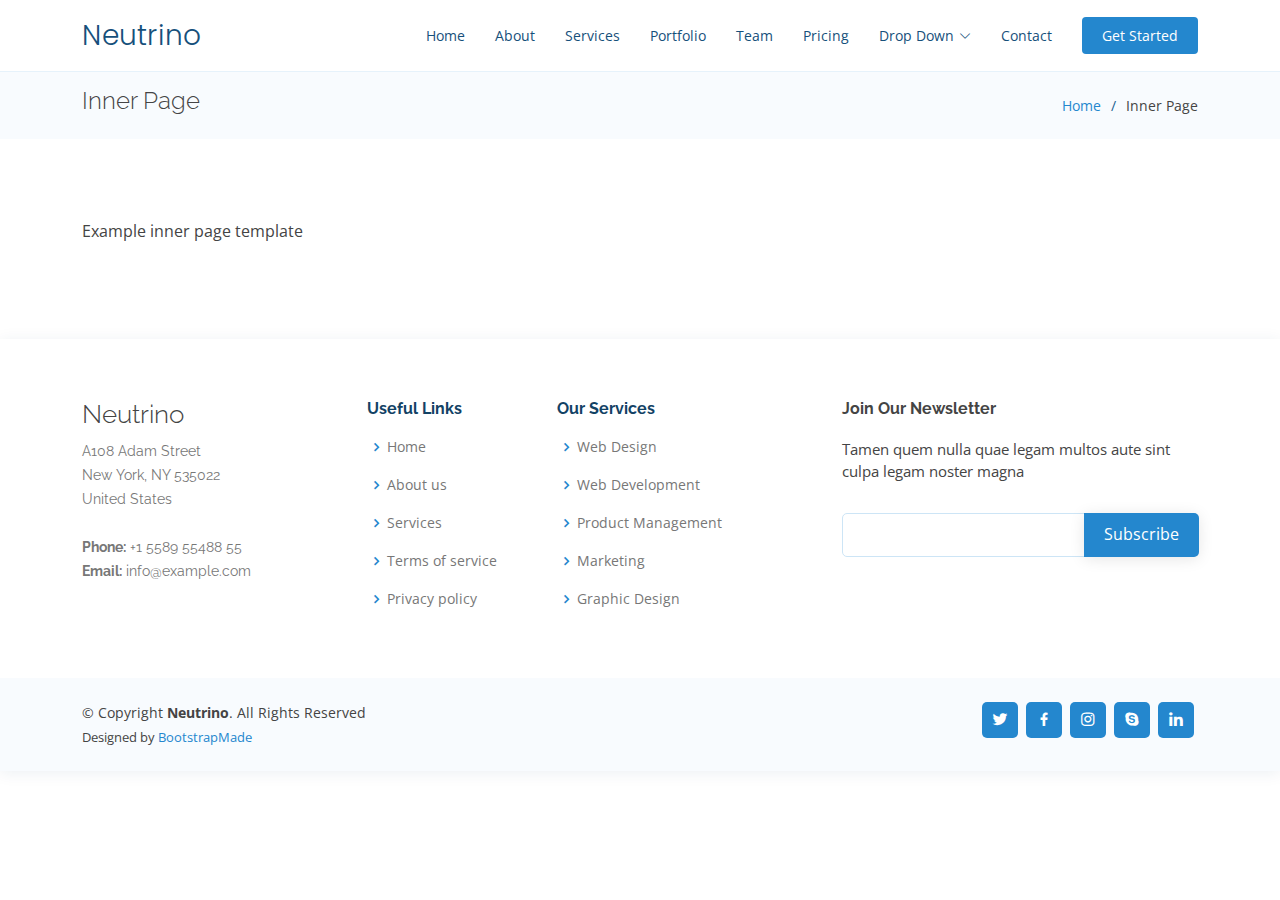
<file: inner-page.html>
<!DOCTYPE html>
<html lang="en">

<head>
  <meta charset="utf-8">
  <meta content="width=device-width, initial-scale=1.0" name="viewport">

  <title>Neutrino Template</title>
  <meta content="" name="description">
  <meta content="" name="keywords">

  <!-- Favicons -->
  <link href="assets/img/favicon.png" rel="icon">
  <link href="assets/img/apple-touch-icon.png" rel="apple-touch-icon">

  <!-- Google Fonts -->
  <link href="https://fonts.googleapis.com/css?family=Open+Sans:300,300i,400,400i,600,600i,700,700i|Raleway:300,300i,400,400i,500,500i,600,600i,700,700i|Poppins:300,300i,400,400i,500,500i,600,600i,700,700i" rel="stylesheet">

  <!-- Vendor CSS Files -->
  <link href="assets/vendor/aos/aos.css" rel="stylesheet">
  <link href="assets/vendor/bootstrap/css/bootstrap.min.css" rel="stylesheet">
  <link href="assets/vendor/bootstrap-icons/bootstrap-icons.css" rel="stylesheet">
  <link href="assets/vendor/boxicons/css/boxicons.min.css" rel="stylesheet">
  <link href="assets/vendor/glightbox/css/glightbox.min.css" rel="stylesheet">
  <link href="assets/vendor/remixicon/remixicon.css" rel="stylesheet">
  <link href="assets/vendor/swiper/swiper-bundle.min.css" rel="stylesheet">

  <!-- Template Main CSS File -->
  <link href="assets/css/style.css" rel="stylesheet">

 
</head>

<body>

  <!-- ======= Header ======= -->
  <header id="header" class="fixed-top">
    <div class="container d-flex align-items-center justify-content-between">

      <h1 class="logo"><a href="index.html">Neutrino</a></h1>
      <!-- Uncomment below if you prefer to use an image logo -->
      <!-- <a href="index.html" class="logo"><img src="assets/img/logo.png" alt="" class="img-fluid"></a>-->

      <nav id="navbar" class="navbar">
        <ul>
          <li><a class="nav-link scrollto " href="#hero">Home</a></li>
          <li><a class="nav-link scrollto" href="#about">About</a></li>
          <li><a class="nav-link scrollto" href="#services">Services</a></li>
          <li><a class="nav-link scrollto o" href="#portfolio">Portfolio</a></li>
          <li><a class="nav-link scrollto" href="#team">Team</a></li>
          <li><a class="nav-link scrollto" href="#pricing">Pricing</a></li>
          <li class="dropdown"><a href="#"><span>Drop Down</span> <i class="bi bi-chevron-down"></i></a>
            <ul>
              <li><a href="#">Drop Down 1</a></li>
              <li class="dropdown"><a href="#"><span>Deep Drop Down</span> <i class="bi bi-chevron-right"></i></a>
                <ul>
                  <li><a href="#">Deep Drop Down 1</a></li>
                  <li><a href="#">Deep Drop Down 2</a></li>
                  <li><a href="#">Deep Drop Down 3</a></li>
                  <li><a href="#">Deep Drop Down 4</a></li>
                  <li><a href="#">Deep Drop Down 5</a></li>
                </ul>
              </li>
              <li><a href="#">Drop Down 2</a></li>
              <li><a href="#">Drop Down 3</a></li>
              <li><a href="#">Drop Down 4</a></li>
            </ul>
          </li>
          <li><a class="nav-link scrollto" href="#contact">Contact</a></li>
          <li><a class="getstarted scrollto" href="#about">Get Started</a></li>
        </ul>
        <i class="bi bi-list mobile-nav-toggle"></i>
      </nav><!-- .navbar -->

    </div>
  </header><!-- End Header -->

  <main id="main">

    <!-- ======= Breadcrumbs ======= -->
    <section class="breadcrumbs">
      <div class="container">

        <div class="d-flex justify-content-between align-items-center">
          <h2>Inner Page</h2>
          <ol>
            <li><a href="index.html">Home</a></li>
            <li>Inner Page</li>
          </ol>
        </div>

      </div>
    </section><!-- End Breadcrumbs -->

    <section class="inner-page">
      <div class="container">
        <p>
          Example inner page template
        </p>
      </div>
    </section>

  </main><!-- End #main -->

  <!-- ======= Footer ======= -->
  <footer id="footer">

    <div class="footer-top">
      <div class="container">
        <div class="row">

          <div class="col-lg-3 col-md-6 footer-contact">
            <h3>Neutrino</h3>
            <p>
              A108 Adam Street <br>
              New York, NY 535022<br>
              United States <br><br>
              <strong>Phone:</strong> +1 5589 55488 55<br>
              <strong>Email:</strong> info@example.com<br>
            </p>
          </div>

          <div class="col-lg-2 col-md-6 footer-links">
            <h4>Useful Links</h4>
            <ul>
              <li><i class="bx bx-chevron-right"></i> <a href="#">Home</a></li>
              <li><i class="bx bx-chevron-right"></i> <a href="#">About us</a></li>
              <li><i class="bx bx-chevron-right"></i> <a href="#">Services</a></li>
              <li><i class="bx bx-chevron-right"></i> <a href="#">Terms of service</a></li>
              <li><i class="bx bx-chevron-right"></i> <a href="#">Privacy policy</a></li>
            </ul>
          </div>

          <div class="col-lg-3 col-md-6 footer-links">
            <h4>Our Services</h4>
            <ul>
              <li><i class="bx bx-chevron-right"></i> <a href="#">Web Design</a></li>
              <li><i class="bx bx-chevron-right"></i> <a href="#">Web Development</a></li>
              <li><i class="bx bx-chevron-right"></i> <a href="#">Product Management</a></li>
              <li><i class="bx bx-chevron-right"></i> <a href="#">Marketing</a></li>
              <li><i class="bx bx-chevron-right"></i> <a href="#">Graphic Design</a></li>
            </ul>
          </div>

          <div class="col-lg-4 col-md-6 footer-newsletter">
            <h4>Join Our Newsletter</h4>
            <p>Tamen quem nulla quae legam multos aute sint culpa legam noster magna</p>
            <form action="" method="post">
              <input type="email" name="email"><input type="submit" value="Subscribe">
            </form>
          </div>

        </div>
      </div>
    </div>

    <div class="container d-md-flex py-4">

      <div class="me-md-auto text-center text-md-start">
        <div class="copyright">
          &copy; Copyright <strong><span>Neutrino</span></strong>. All Rights Reserved
        </div>
        <div class="credits">
                   Designed by <a href="https://bootstrapmade.com/">BootstrapMade</a>
        </div>
      </div>
      <div class="social-links text-center text-md-right pt-3 pt-md-0">
        <a href="#" class="twitter"><i class="bx bxl-twitter"></i></a>
        <a href="#" class="facebook"><i class="bx bxl-facebook"></i></a>
        <a href="#" class="instagram"><i class="bx bxl-instagram"></i></a>
        <a href="#" class="google-plus"><i class="bx bxl-skype"></i></a>
        <a href="#" class="linkedin"><i class="bx bxl-linkedin"></i></a>
      </div>
    </div>
  </footer><!-- End Footer -->

  <div id="preloader"></div>
  <a href="#" class="back-to-top d-flex align-items-center justify-content-center"><i class="bi bi-arrow-up-short"></i></a>

  <!-- Vendor JS Files -->
  <script src="assets/vendor/purecounter/purecounter.js"></script>
  <script src="assets/vendor/aos/aos.js"></script>
  <script src="assets/vendor/bootstrap/js/bootstrap.bundle.min.js"></script>
  <script src="assets/vendor/glightbox/js/glightbox.min.js"></script>
  <script src="assets/vendor/isotope-layout/isotope.pkgd.min.js"></script>
  <script src="assets/vendor/swiper/swiper-bundle.min.js"></script>
  <script src="assets/vendor/php-email-form/validate.js"></script>

  <!-- Template Main JS File -->
  <script src="assets/js/main.js"></script>

</body>

</html>
</file>
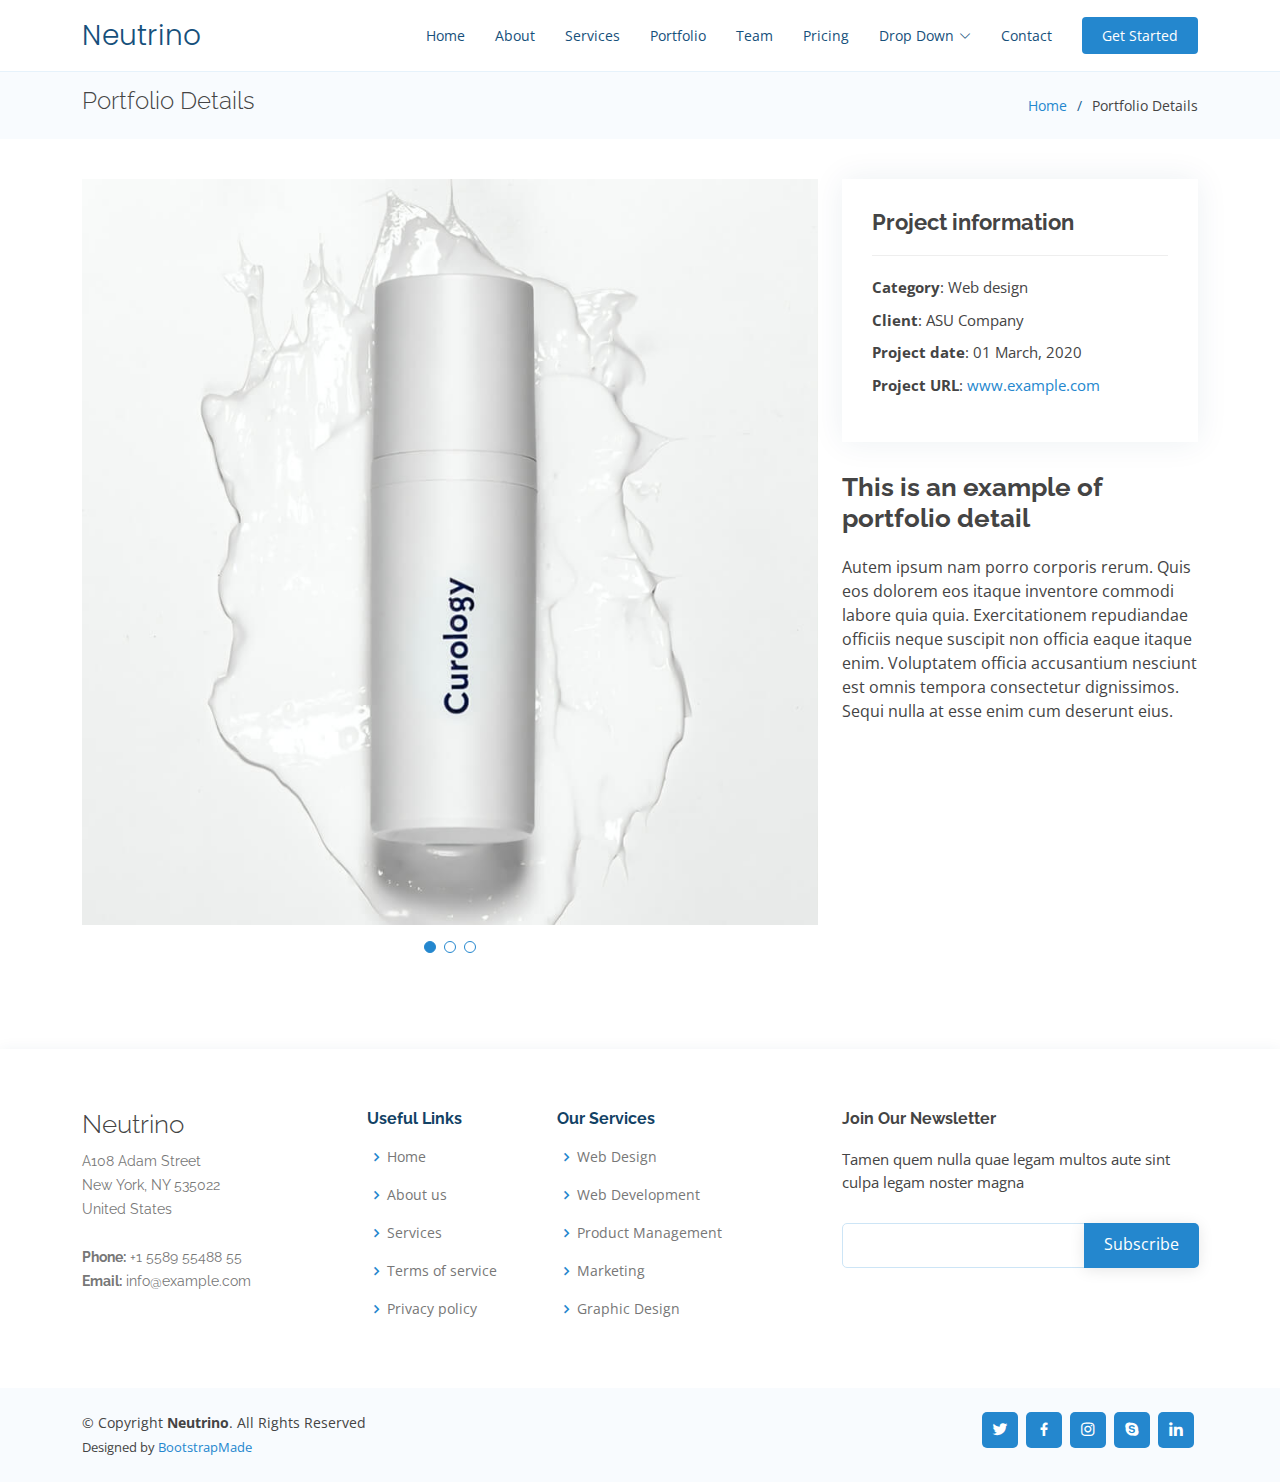
<file: portfolio-details.html>
<!DOCTYPE html>
<html lang="en">

<head>
  <meta charset="utf-8">
  <meta content="width=device-width, initial-scale=1.0" name="viewport">

  <title> Neutrino Template</title>
  <meta content="" name="description">
  <meta content="" name="keywords">

  <!-- Favicons -->
  <link href="assets/img/favicon.png" rel="icon">
  <link href="assets/img/apple-touch-icon.png" rel="apple-touch-icon">

  <!-- Google Fonts -->
  <link href="https://fonts.googleapis.com/css?family=Open+Sans:300,300i,400,400i,600,600i,700,700i|Raleway:300,300i,400,400i,500,500i,600,600i,700,700i|Poppins:300,300i,400,400i,500,500i,600,600i,700,700i" rel="stylesheet">

  <!-- Vendor CSS Files -->
  <link href="assets/vendor/aos/aos.css" rel="stylesheet">
  <link href="assets/vendor/bootstrap/css/bootstrap.min.css" rel="stylesheet">
  <link href="assets/vendor/bootstrap-icons/bootstrap-icons.css" rel="stylesheet">
  <link href="assets/vendor/boxicons/css/boxicons.min.css" rel="stylesheet">
  <link href="assets/vendor/glightbox/css/glightbox.min.css" rel="stylesheet">
  <link href="assets/vendor/remixicon/remixicon.css" rel="stylesheet">
  <link href="assets/vendor/swiper/swiper-bundle.min.css" rel="stylesheet">

  <!-- Template Main CSS File -->
  <link href="assets/css/style.css" rel="stylesheet">

</head>

<body>

  <!-- ======= Header ======= -->
  <header id="header" class="fixed-top">
    <div class="container d-flex align-items-center justify-content-between">

      <h1 class="logo"><a href="index.html">Neutrino</a></h1>
      <!-- Uncomment below if you prefer to use an image logo -->
      <!-- <a href="index.html" class="logo"><img src="assets/img/logo.png" alt="" class="img-fluid"></a>-->

      <nav id="navbar" class="navbar">
        <ul>
          <li><a class="nav-link scrollto " href="#hero">Home</a></li>
          <li><a class="nav-link scrollto" href="#about">About</a></li>
          <li><a class="nav-link scrollto" href="#services">Services</a></li>
          <li><a class="nav-link scrollto activeo" href="#portfolio">Portfolio</a></li>
          <li><a class="nav-link scrollto" href="#team">Team</a></li>
          <li><a class="nav-link scrollto" href="#pricing">Pricing</a></li>
          <li class="dropdown"><a href="#"><span>Drop Down</span> <i class="bi bi-chevron-down"></i></a>
            <ul>
              <li><a href="#">Drop Down 1</a></li>
              <li class="dropdown"><a href="#"><span>Deep Drop Down</span> <i class="bi bi-chevron-right"></i></a>
                <ul>
                  <li><a href="#">Deep Drop Down 1</a></li>
                  <li><a href="#">Deep Drop Down 2</a></li>
                  <li><a href="#">Deep Drop Down 3</a></li>
                  <li><a href="#">Deep Drop Down 4</a></li>
                  <li><a href="#">Deep Drop Down 5</a></li>
                </ul>
              </li>
              <li><a href="#">Drop Down 2</a></li>
              <li><a href="#">Drop Down 3</a></li>
              <li><a href="#">Drop Down 4</a></li>
            </ul>
          </li>
          <li><a class="nav-link scrollto" href="#contact">Contact</a></li>
          <li><a class="getstarted scrollto" href="#about">Get Started</a></li>
        </ul>
        <i class="bi bi-list mobile-nav-toggle"></i>
      </nav><!-- .navbar -->

    </div>
  </header><!-- End Header -->

  <main id="main">

    <!-- ======= Breadcrumbs ======= -->
    <section id="breadcrumbs" class="breadcrumbs">
      <div class="container">

        <div class="d-flex justify-content-between align-items-center">
          <h2>Portfolio Details</h2>
          <ol>
            <li><a href="index.html">Home</a></li>
            <li>Portfolio Details</li>
          </ol>
        </div>

      </div>
    </section><!-- End Breadcrumbs -->

    <!-- ======= Portfolio Details Section ======= -->
    <section id="portfolio-details" class="portfolio-details">
      <div class="container">

        <div class="row gy-4">

          <div class="col-lg-8">
            <div class="portfolio-details-slider swiper">
              <div class="swiper-wrapper align-items-center">

                <div class="swiper-slide">
                  <img src="assets/img/portfolio/portfolio-1.jpg" alt="">
                </div>

                <div class="swiper-slide">
                  <img src="assets/img/portfolio/portfolio-2.jpg" alt="">
                </div>

                <div class="swiper-slide">
                  <img src="assets/img/portfolio/portfolio-3.jpg" alt="">
                </div>

              </div>
              <div class="swiper-pagination"></div>
            </div>
          </div>

          <div class="col-lg-4">
            <div class="portfolio-info">
              <h3>Project information</h3>
              <ul>
                <li><strong>Category</strong>: Web design</li>
                <li><strong>Client</strong>: ASU Company</li>
                <li><strong>Project date</strong>: 01 March, 2020</li>
                <li><strong>Project URL</strong>: <a href="#">www.example.com</a></li>
              </ul>
            </div>
            <div class="portfolio-description">
              <h2>This is an example of portfolio detail</h2>
              <p>
                Autem ipsum nam porro corporis rerum. Quis eos dolorem eos itaque inventore commodi labore quia quia. Exercitationem repudiandae officiis neque suscipit non officia eaque itaque enim. Voluptatem officia accusantium nesciunt est omnis tempora consectetur dignissimos. Sequi nulla at esse enim cum deserunt eius.
              </p>
            </div>
          </div>

        </div>

      </div>
    </section><!-- End Portfolio Details Section -->

  </main><!-- End #main -->

  <!-- ======= Footer ======= -->
  <footer id="footer">

    <div class="footer-top">
      <div class="container">
        <div class="row">

          <div class="col-lg-3 col-md-6 footer-contact">
            <h3>Neutrino</h3>
            <p>
              A108 Adam Street <br>
              New York, NY 535022<br>
              United States <br><br>
              <strong>Phone:</strong> +1 5589 55488 55<br>
              <strong>Email:</strong> info@example.com<br>
            </p>
          </div>

          <div class="col-lg-2 col-md-6 footer-links">
            <h4>Useful Links</h4>
            <ul>
              <li><i class="bx bx-chevron-right"></i> <a href="#">Home</a></li>
              <li><i class="bx bx-chevron-right"></i> <a href="#">About us</a></li>
              <li><i class="bx bx-chevron-right"></i> <a href="#">Services</a></li>
              <li><i class="bx bx-chevron-right"></i> <a href="#">Terms of service</a></li>
              <li><i class="bx bx-chevron-right"></i> <a href="#">Privacy policy</a></li>
            </ul>
          </div>

          <div class="col-lg-3 col-md-6 footer-links">
            <h4>Our Services</h4>
            <ul>
              <li><i class="bx bx-chevron-right"></i> <a href="#">Web Design</a></li>
              <li><i class="bx bx-chevron-right"></i> <a href="#">Web Development</a></li>
              <li><i class="bx bx-chevron-right"></i> <a href="#">Product Management</a></li>
              <li><i class="bx bx-chevron-right"></i> <a href="#">Marketing</a></li>
              <li><i class="bx bx-chevron-right"></i> <a href="#">Graphic Design</a></li>
            </ul>
          </div>

          <div class="col-lg-4 col-md-6 footer-newsletter">
            <h4>Join Our Newsletter</h4>
            <p>Tamen quem nulla quae legam multos aute sint culpa legam noster magna</p>
            <form action="" method="post">
              <input type="email" name="email"><input type="submit" value="Subscribe">
            </form>
          </div>

        </div>
      </div>
    </div>

    <div class="container d-md-flex py-4">

      <div class="me-md-auto text-center text-md-start">
        <div class="copyright">
          &copy; Copyright <strong><span>Neutrino</span></strong>. All Rights Reserved
        </div>
        <div class="credits">
                  Designed by <a href="http://neutrinoglobaltech.com/">BootstrapMade</a>
        </div>
      </div>
      <div class="social-links text-center text-md-right pt-3 pt-md-0">
        <a href="#" class="twitter"><i class="bx bxl-twitter"></i></a>
        <a href="#" class="facebook"><i class="bx bxl-facebook"></i></a>
        <a href="#" class="instagram"><i class="bx bxl-instagram"></i></a>
        <a href="#" class="google-plus"><i class="bx bxl-skype"></i></a>
        <a href="#" class="linkedin"><i class="bx bxl-linkedin"></i></a>
      </div>
    </div>
  </footer><!-- End Footer -->

  <div id="preloader"></div>
  <a href="#" class="back-to-top d-flex align-items-center justify-content-center"><i class="bi bi-arrow-up-short"></i></a>

  <!-- Vendor JS Files -->
  <script src="assets/vendor/purecounter/purecounter.js"></script>
  <script src="assets/vendor/aos/aos.js"></script>
  <script src="assets/vendor/bootstrap/js/bootstrap.bundle.min.js"></script>
  <script src="assets/vendor/glightbox/js/glightbox.min.js"></script>
  <script src="assets/vendor/isotope-layout/isotope.pkgd.min.js"></script>
  <script src="assets/vendor/swiper/swiper-bundle.min.js"></script>
  <script src="assets/vendor/php-email-form/validate.js"></script>

  <!-- Template Main JS File -->
  <script src="assets/js/main.js"></script>

</body>

</html>
</file>
<file: assets/css/style.css>
/*--------------------------------------------------------------
# General
--------------------------------------------------------------*/
body {
  font-family: "Open Sans", sans-serif;
  color: #444444;
}

a {
  color: #2487ce;
  text-decoration: none;
}

a:hover {
  color: #469fdf;
  text-decoration: none;
}

h1, h2, h3, h4, h5, h6 {
  font-family: "Raleway", sans-serif;
}

/*--------------------------------------------------------------
# Back to top button
--------------------------------------------------------------*/
.back-to-top {
  position: fixed;
  visibility: hidden;
  opacity: 0;
  right: 15px;
  bottom: 15px;
  z-index: 996;
  background: #2487ce;
  width: 40px;
  height: 40px;
  border-radius: 4px;
  transition: all 0.4s;
}
.back-to-top i {
  font-size: 28px;
  color: #fff;
  line-height: 0;
}
.back-to-top:hover {
  background: #3e9bdd;
  color: #fff;
}
.back-to-top.active {
  visibility: visible;
  opacity: 1;
}

/*--------------------------------------------------------------
# Preloader
--------------------------------------------------------------*/
#preloader {
  position: fixed;
  top: 0;
  left: 0;
  right: 0;
  bottom: 0;
  z-index: 9999;
  overflow: hidden;
  background: #fff;
}

#preloader:before {
  content: "";
  position: fixed;
  top: calc(50% - 30px);
  left: calc(50% - 30px);
  border: 6px solid #2487ce;
  border-top-color: #fff;
  border-bottom-color: #fff;
  border-radius: 50%;
  width: 60px;
  height: 60px;
  -webkit-animation: animate-preloader 1s linear infinite;
  animation: animate-preloader 1s linear infinite;
}

@-webkit-keyframes animate-preloader {
  0% {
    transform: rotate(0deg);
  }
  100% {
    transform: rotate(360deg);
  }
}

@keyframes animate-preloader {
  0% {
    transform: rotate(0deg);
  }
  100% {
    transform: rotate(360deg);
  }
}
/*--------------------------------------------------------------
# Disable aos animation delay on mobile devices
--------------------------------------------------------------*/
@media screen and (max-width: 768px) {
  [data-aos-delay] {
    transition-delay: 0 !important;
  }
}
/*--------------------------------------------------------------
# Header
--------------------------------------------------------------*/
#header {
  transition: all 0.5s;
  background: #fff;
  z-index: 997;
  padding: 15px 0;
  border-bottom: 1px solid #e6f2fb;
}
#header.header-scrolled {
  border-color: #fff;
  box-shadow: 0px 2px 15px rgba(18, 66, 101, 0.08);
}
#header .logo {
  font-size: 28px;
  margin: 0;
  padding: 0;
  line-height: 1;
  font-weight: 300;
  letter-spacing: 0.5px;
  font-family: "Poppins", sans-serif;
}
#header .logo a {
  color: #16507b;
}
#header .logo img {
  max-height: 40px;
}
@media (max-width: 992px) {
  #header .logo {
    font-size: 28px;
  }
}

/*--------------------------------------------------------------
# Navigation Menu
--------------------------------------------------------------*/
/**
* Desktop Navigation 
*/
.navbar {
  padding: 0;
}
.navbar ul {
  margin: 0;
  padding: 0;
  display: flex;
  list-style: none;
  align-items: center;
}
.navbar li {
  position: relative;
}
.navbar a, .navbar a:focus {
  display: flex;
  align-items: center;
  justify-content: space-between;
  padding: 10px 0 10px 30px;
  font-size: 14px;
  color: #16507b;
  white-space: nowrap;
  transition: 0.3s;
}
.navbar a i, .navbar a:focus i {
  font-size: 12px;
  line-height: 0;
  margin-left: 5px;
}
.navbar a:hover, .navbar .active, .navbar .active:focus, .navbar li:hover > a {
  color: #2487ce;
}
.navbar .getstarted, .navbar .getstarted:focus {
  background: #2487ce;
  padding: 8px 20px;
  margin-left: 30px;
  border-radius: 4px;
  color: #fff;
}
.navbar .getstarted:hover, .navbar .getstarted:focus:hover {
  color: #fff;
  background: #3194db;
}
.navbar .dropdown ul {
  display: block;
  position: absolute;
  left: 14px;
  top: calc(100% + 30px);
  margin: 0;
  padding: 10px 0;
  z-index: 99;
  opacity: 0;
  visibility: hidden;
  background: #fff;
  box-shadow: 0px 0px 30px rgba(127, 137, 161, 0.25);
  transition: 0.3s;
  border-radius: 4px;
}
.navbar .dropdown ul li {
  min-width: 200px;
}
.navbar .dropdown ul a {
  padding: 10px 20px;
  text-transform: none;
}
.navbar .dropdown ul a i {
  font-size: 12px;
}
.navbar .dropdown ul a:hover, .navbar .dropdown ul .active:hover, .navbar .dropdown ul li:hover > a {
  color: #2487ce;
}
.navbar .dropdown:hover > ul {
  opacity: 1;
  top: 100%;
  visibility: visible;
}
.navbar .dropdown .dropdown ul {
  top: 0;
  left: calc(100% - 30px);
  visibility: hidden;
}
.navbar .dropdown .dropdown:hover > ul {
  opacity: 1;
  top: 0;
  left: 100%;
  visibility: visible;
}
@media (max-width: 1366px) {
  .navbar .dropdown .dropdown ul {
    left: -90%;
  }
  .navbar .dropdown .dropdown:hover > ul {
    left: -100%;
  }
}

/**
* Mobile Navigation 
*/
.mobile-nav-toggle {
  color: #124265;
  font-size: 28px;
  cursor: pointer;
  display: none;
  line-height: 0;
  transition: 0.5s;
}
.mobile-nav-toggle.bi-x {
  color: #fff;
}

@media (max-width: 991px) {
  .mobile-nav-toggle {
    display: block;
  }

  .navbar ul {
    display: none;
  }
}
.navbar-mobile {
  position: fixed;
  overflow: hidden;
  top: 0;
  right: 0;
  left: 0;
  bottom: 0;
  background: rgba(10, 38, 58, 0.9);
  transition: 0.3s;
  z-index: 999;
}
.navbar-mobile .mobile-nav-toggle {
  position: absolute;
  top: 15px;
  right: 15px;
}
.navbar-mobile ul {
  display: block;
  position: absolute;
  top: 55px;
  right: 15px;
  bottom: 15px;
  left: 15px;
  padding: 10px 0;
  background-color: #fff;
  overflow-y: auto;
  transition: 0.3s;
}
.navbar-mobile a, .navbar-mobile a:focus {
  padding: 10px 20px;
  font-size: 15px;
  color: #124265;
}
.navbar-mobile a:hover, .navbar-mobile .active, .navbar-mobile li:hover > a {
  color: #2487ce;
}
.navbar-mobile .getstarted, .navbar-mobile .getstarted:focus {
  margin: 15px;
}
.navbar-mobile .dropdown ul {
  position: static;
  display: none;
  margin: 10px 20px;
  padding: 10px 0;
  z-index: 99;
  opacity: 1;
  visibility: visible;
  background: #fff;
  box-shadow: 0px 0px 30px rgba(127, 137, 161, 0.25);
}
.navbar-mobile .dropdown ul li {
  min-width: 200px;
}
.navbar-mobile .dropdown ul a {
  padding: 10px 20px;
}
.navbar-mobile .dropdown ul a i {
  font-size: 12px;
}
.navbar-mobile .dropdown ul a:hover, .navbar-mobile .dropdown ul .active:hover, .navbar-mobile .dropdown ul li:hover > a {
  color: #2487ce;
}
.navbar-mobile .dropdown > .dropdown-active {
  display: block;
}

/*--------------------------------------------------------------
# Hero Section
--------------------------------------------------------------*/
#hero {
  width: 100%;
  height: 100vh;
  position: relative;
  background: url("../img/hero-bg.jpg") top center;
  background-size: cover;
  position: relative;
}
#hero:before {
  content: "";
  background: rgba(255, 255, 255, 0.8);
  position: absolute;
  bottom: 0;
  top: 0;
  left: 0;
  right: 0;
}
#hero .container {
  padding-top: 80px;
}
#hero h1 {
  margin: 0;
  font-size: 56px;
  font-weight: 700;
  line-height: 72px;
  color: #124265;
  font-family: "Poppins", sans-serif;
}
#hero h2 {
  color: #5e5e5e;
  margin: 10px 0 0 0;
  font-size: 22px;
}
#hero .btn-get-started {
  font-family: "Poppins", sans-serif;
  font-weight: 500;
  font-size: 14px;
  letter-spacing: 0.5px;
  display: inline-block;
  padding: 14px 50px;
  border-radius: 5px;
  transition: 0.5s;
  margin-top: 30px;
  color: #fff;
  background: #2487ce;
}
#hero .btn-get-started:hover {
  background: #3194db;
}
#hero .icon-boxes {
  margin-top: 100px;
}
#hero .icon-box {
  padding: 50px 30px;
  position: relative;
  overflow: hidden;
  background: #fff;
  box-shadow: 0 0 29px 0 rgba(18, 66, 101, 0.08);
  transition: all 0.3s ease-in-out;
  border-radius: 8px;
  z-index: 1;
}
#hero .icon-box .title {
  font-weight: 700;
  margin-bottom: 15px;
  font-size: 18px;
}
#hero .icon-box .title a {
  color: #124265;
  transition: 0.3s;
}
#hero .icon-box .description {
  font-size: 15px;
  line-height: 28px;
  margin-bottom: 0;
}
#hero .icon-box .icon {
  margin-bottom: 20px;
  padding-top: 10px;
  display: inline-block;
  transition: all 0.3s ease-in-out;
  font-size: 36px;
  line-height: 1;
  color: #2487ce;
}
#hero .icon-box:hover {
  transform: scale(1.08);
}
#hero .icon-box:hover .title a {
  color: #2487ce;
}
@media (min-width: 1024px) {
  #hero {
    background-attachment: fixed;
  }
}
@media (max-height: 800px) {
  #hero {
    height: auto;
  }
}
@media (max-width: 992px) {
  #hero {
    height: auto;
  }
  #hero h1 {
    font-size: 28px;
    line-height: 36px;
  }
  #hero h2 {
    font-size: 18px;
    line-height: 24px;
  }
}

/*--------------------------------------------------------------
# Sections General
--------------------------------------------------------------*/
section {
  padding: 80px 0;
  overflow: hidden;
}

.section-bg {
  background-color: #f8fbfe;
}

.section-title {
  text-align: center;
  padding-bottom: 30px;
}
.section-title h2 {
  font-size: 32px;
  font-weight: bold;
  text-transform: uppercase;
  margin-bottom: 20px;
  padding-bottom: 0;
  color: #124265;
}
.section-title p {
  margin-bottom: 0;
  font-size: 14px;
  color: #919191;
}

/*--------------------------------------------------------------
# About
--------------------------------------------------------------*/
.about .content h3 {
  font-weight: 600;
  font-size: 26px;
}
.about .content ul {
  list-style: none;
  padding: 0;
}
.about .content ul li {
  padding-left: 28px;
  position: relative;
}
.about .content ul li + li {
  margin-top: 10px;
}
.about .content ul i {
  position: absolute;
  left: 0;
  top: 2px;
  font-size: 20px;
  color: #2487ce;
  line-height: 1;
}
.about .content p:last-child {
  margin-bottom: 0;
}
.about .content .btn-learn-more {
  font-family: "Raleway", sans-serif;
  font-weight: 600;
  font-size: 14px;
  letter-spacing: 1px;
  display: inline-block;
  padding: 12px 32px;
  border-radius: 5px;
  transition: 0.3s;
  line-height: 1;
  color: #2487ce;
  -webkit-animation-delay: 0.8s;
  animation-delay: 0.8s;
  margin-top: 6px;
  border: 2px solid #2487ce;
}
.about .content .btn-learn-more:hover {
  background: #2487ce;
  color: #fff;
  text-decoration: none;
}

/*--------------------------------------------------------------
# Counts
--------------------------------------------------------------*/
.counts {
  padding: 60px 0;
}
.counts .count-box {
  width: 100%;
  text-align: center;
}
.counts .count-box span {
  font-size: 48px;
  line-height: 48px;
  display: block;
  font-weight: 700;
  color: #124265;
  margin-left: 80px;
  margin: auto;
}
.counts .count-box p {
  padding: 8px 0 0 0;
  font-family: "Raleway", sans-serif;
  font-weight: 600;
  font-size: 14px;
  color: #1e6ca6;
}

/*--------------------------------------------------------------
# About Video
--------------------------------------------------------------*/
.about-video .content {
  font-size: 15px;
}
.about-video .content h3 {
  font-weight: 700;
  font-size: 24px;
  color: #124265;
}
.about-video .content ul {
  list-style: none;
  padding: 0;
}
.about-video .content ul li {
  padding-bottom: 10px;
  padding-left: 28px;
  position: relative;
}
.about-video .content ul i {
  font-size: 24px;
  color: #2487ce;
  position: absolute;
  left: 0;
  top: -2px;
}
.about-video .content p:last-child {
  margin-bottom: 0;
}
.about-video .play-btn {
  width: 94px;
  height: 94px;
  background: radial-gradient(#2487ce 50%, rgba(36, 135, 206, 0.4) 52%);
  border-radius: 50%;
  display: block;
  position: absolute;
  left: calc(50% - 47px);
  top: calc(50% - 47px);
  overflow: hidden;
}
.about-video .play-btn::after {
  content: "";
  position: absolute;
  left: 50%;
  top: 50%;
  transform: translateX(-40%) translateY(-50%);
  width: 0;
  height: 0;
  border-top: 10px solid transparent;
  border-bottom: 10px solid transparent;
  border-left: 15px solid #fff;
  z-index: 100;
  transition: all 400ms cubic-bezier(0.55, 0.055, 0.675, 0.19);
}
.about-video .play-btn::before {
  content: "";
  position: absolute;
  width: 120px;
  height: 120px;
  -webkit-animation-delay: 0s;
  animation-delay: 0s;
  -webkit-animation: pulsate-btn 2s;
  animation: pulsate-btn 2s;
  -webkit-animation-direction: forwards;
  animation-direction: forwards;
  -webkit-animation-iteration-count: infinite;
  animation-iteration-count: infinite;
  -webkit-animation-timing-function: steps;
  animation-timing-function: steps;
  opacity: 1;
  border-radius: 50%;
  border: 5px solid rgba(36, 135, 206, 0.7);
  top: -15%;
  left: -15%;
  background: rgba(198, 16, 0, 0);
}
.about-video .play-btn:hover::after {
  border-left: 15px solid #2487ce;
  transform: scale(20);
}
.about-video .play-btn:hover::before {
  content: "";
  position: absolute;
  left: 50%;
  top: 50%;
  transform: translateX(-40%) translateY(-50%);
  width: 0;
  height: 0;
  border: none;
  border-top: 10px solid transparent;
  border-bottom: 10px solid transparent;
  border-left: 15px solid #fff;
  z-index: 200;
  -webkit-animation: none;
  animation: none;
  border-radius: 0;
}

@-webkit-keyframes pulsate-btn {
  0% {
    transform: scale(0.6, 0.6);
    opacity: 1;
  }
  100% {
    transform: scale(1, 1);
    opacity: 0;
  }
}

@keyframes pulsate-btn {
  0% {
    transform: scale(0.6, 0.6);
    opacity: 1;
  }
  100% {
    transform: scale(1, 1);
    opacity: 0;
  }
}
/*--------------------------------------------------------------
# Clients
--------------------------------------------------------------*/
.clients {
  padding: 15px 0;
  text-align: center;
}
.clients img {
  max-width: 45%;
  transition: all 0.4s ease-in-out;
  display: inline-block;
  padding: 15px 0;
  filter: grayscale(100);
}
.clients img:hover {
  filter: none;
  transform: scale(1.15);
}
@media (max-width: 768px) {
  .clients img {
    max-width: 40%;
  }
}

/*--------------------------------------------------------------
# Testimonials
--------------------------------------------------------------*/
.testimonials .testimonials-carousel, .testimonials .testimonials-slider {
  overflow: hidden;
}
.testimonials .testimonial-item {
  box-sizing: content-box;
  text-align: center;
  min-height: 320px;
}
.testimonials .testimonial-item .testimonial-img {
  width: 90px;
  border-radius: 50%;
  margin: 0 auto;
}
.testimonials .testimonial-item h3 {
  font-size: 18px;
  font-weight: bold;
  margin: 10px 0 5px 0;
  color: #111;
}
.testimonials .testimonial-item h4 {
  font-size: 14px;
  color: #999;
  margin: 0;
}
.testimonials .testimonial-item .quote-icon-left, .testimonials .testimonial-item .quote-icon-right {
  color: #c9e3f5;
  font-size: 26px;
}
.testimonials .testimonial-item .quote-icon-left {
  display: inline-block;
  left: -5px;
  position: relative;
}
.testimonials .testimonial-item .quote-icon-right {
  display: inline-block;
  right: -5px;
  position: relative;
  top: 10px;
}
.testimonials .testimonial-item p {
  font-style: italic;
  margin: 0 15px 15px 15px;
  padding: 20px;
  background: #f3f9fd;
  position: relative;
  margin-bottom: 35px;
  border-radius: 6px;
}
.testimonials .testimonial-item p::after {
  content: "";
  width: 0;
  height: 0;
  border-top: 20px solid #f3f9fd;
  border-right: 20px solid transparent;
  border-left: 20px solid transparent;
  position: absolute;
  bottom: -20px;
  left: calc(50% - 20px);
}
.testimonials .swiper-pagination {
  margin-top: 20px;
  position: relative;
}
.testimonials .swiper-pagination .swiper-pagination-bullet {
  width: 12px;
  height: 12px;
  background-color: #fff;
  opacity: 1;
  border: 1px solid #2487ce;
}
.testimonials .swiper-pagination .swiper-pagination-bullet-active {
  background-color: #2487ce;
}

/*--------------------------------------------------------------
# Services
--------------------------------------------------------------*/
.services .icon-box {
  text-align: center;
  padding: 70px 20px 80px 20px;
  transition: all ease-in-out 0.3s;
  background: #fff;
  box-shadow: 0px 5px 90px 0px rgba(110, 123, 131, 0.05);
}
.services .icon-box .icon {
  margin: 0 auto;
  width: 100px;
  height: 100px;
  display: flex;
  align-items: center;
  justify-content: center;
  transition: ease-in-out 0.3s;
  position: relative;
}
.services .icon-box .icon i {
  font-size: 36px;
  transition: 0.5s;
  position: relative;
}
.services .icon-box .icon svg {
  position: absolute;
  top: 0;
  left: 0;
}
.services .icon-box .icon svg path {
  transition: 0.5s;
  fill: #f5f5f5;
}
.services .icon-box h4 {
  font-weight: 600;
  margin: 10px 0 15px 0;
  font-size: 22px;
}
.services .icon-box h4 a {
  color: #124265;
  transition: ease-in-out 0.3s;
}
.services .icon-box p {
  line-height: 24px;
  font-size: 14px;
  margin-bottom: 0;
}
.services .icon-box:hover {
  border-color: #fff;
  box-shadow: 0px 0 35px 0 rgba(0, 0, 0, 0.08);
}
.services .iconbox-blue i {
  color: #47aeff;
}
.services .iconbox-blue:hover .icon i {
  color: #fff;
}
.services .iconbox-blue:hover .icon path {
  fill: #47aeff;
}
.services .iconbox-orange i {
  color: #ffa76e;
}
.services .iconbox-orange:hover .icon i {
  color: #fff;
}
.services .iconbox-orange:hover .icon path {
  fill: #ffa76e;
}
.services .iconbox-pink i {
  color: #e80368;
}
.services .iconbox-pink:hover .icon i {
  color: #fff;
}
.services .iconbox-pink:hover .icon path {
  fill: #e80368;
}
.services .iconbox-yellow i {
  color: #ffbb2c;
}
.services .iconbox-yellow:hover .icon i {
  color: #fff;
}
.services .iconbox-yellow:hover .icon path {
  fill: #ffbb2c;
}
.services .iconbox-red i {
  color: #ff5828;
}
.services .iconbox-red:hover .icon i {
  color: #fff;
}
.services .iconbox-red:hover .icon path {
  fill: #ff5828;
}
.services .iconbox-teal i {
  color: #11dbcf;
}
.services .iconbox-teal:hover .icon i {
  color: #fff;
}
.services .iconbox-teal:hover .icon path {
  fill: #11dbcf;
}

/*--------------------------------------------------------------
# Cta
--------------------------------------------------------------*/
.cta {
  background: #2487ce;
  background-size: cover;
  padding: 60px 0;
}
.cta h3 {
  color: #fff;
  font-size: 28px;
  font-weight: 700;
}
.cta p {
  color: #fff;
}
.cta .cta-btn {
  font-family: "Raleway", sans-serif;
  font-weight: 600;
  font-size: 14px;
  letter-spacing: 1px;
  display: inline-block;
  padding: 10px 35px;
  border-radius: 5px;
  transition: 0.5s;
  margin-top: 10px;
  border: 2px solid #fff;
  color: #fff;
}
.cta .cta-btn:hover {
  background: #fff;
  color: #2487ce;
}

/*--------------------------------------------------------------
# Portfolio
--------------------------------------------------------------*/
.portfolio .portfolio-item {
  margin-bottom: 30px;
}
.portfolio #portfolio-flters {
  padding: 0;
  margin: 0 auto 35px auto;
  list-style: none;
  text-align: center;
  border-radius: 50px;
  padding: 2px 15px;
}
.portfolio #portfolio-flters li {
  cursor: pointer;
  display: inline-block;
  padding: 10px 15px 8px 15px;
  font-size: 14px;
  font-weight: 600;
  line-height: 1;
  text-transform: uppercase;
  color: #444444;
  margin-bottom: 5px;
  transition: all 0.3s ease-in-out;
}
.portfolio #portfolio-flters li:hover, .portfolio #portfolio-flters li.filter-active {
  color: #2487ce;
}
.portfolio #portfolio-flters li:last-child {
  margin-right: 0;
}
.portfolio .portfolio-wrap {
  transition: 0.3s;
  position: relative;
  overflow: hidden;
  z-index: 1;
}
.portfolio .portfolio-wrap::before {
  content: "";
  background: rgba(36, 135, 206, 0.6);
  position: absolute;
  left: 30px;
  right: 30px;
  top: 30px;
  bottom: 30px;
  transition: all ease-in-out 0.3s;
  z-index: 2;
  opacity: 0;
}
.portfolio .portfolio-wrap .portfolio-info {
  opacity: 0;
  position: absolute;
  top: 0;
  left: 0;
  right: 0;
  bottom: 0;
  text-align: center;
  z-index: 3;
  transition: all ease-in-out 0.3s;
  display: flex;
  flex-direction: column;
  justify-content: center;
  align-items: center;
}
.portfolio .portfolio-wrap .portfolio-info::before {
  display: block;
  content: "";
  width: 48px;
  height: 48px;
  position: absolute;
  top: 35px;
  left: 35px;
  border-top: 3px solid #fff;
  border-left: 3px solid #fff;
  transition: all 0.5s ease 0s;
  z-index: 9994;
}
.portfolio .portfolio-wrap .portfolio-info::after {
  display: block;
  content: "";
  width: 48px;
  height: 48px;
  position: absolute;
  bottom: 35px;
  right: 35px;
  border-bottom: 3px solid #fff;
  border-right: 3px solid #fff;
  transition: all 0.5s ease 0s;
  z-index: 9994;
}
.portfolio .portfolio-wrap .portfolio-info h4 {
  font-size: 20px;
  color: #fff;
  font-weight: 600;
}
.portfolio .portfolio-wrap .portfolio-info p {
  color: #ffffff;
  font-size: 14px;
  text-transform: uppercase;
  padding: 0;
  margin: 0;
}
.portfolio .portfolio-wrap .portfolio-links {
  text-align: center;
  z-index: 4;
}
.portfolio .portfolio-wrap .portfolio-links a {
  color: rgba(255, 255, 255, 0.6);
  margin: 0 2px;
  font-size: 28px;
  display: inline-block;
  transition: 0.3s;
}
.portfolio .portfolio-wrap .portfolio-links a:hover {
  color: #fff;
}
.portfolio .portfolio-wrap:hover::before {
  top: 0;
  left: 0;
  right: 0;
  bottom: 0;
  opacity: 1;
}
.portfolio .portfolio-wrap:hover .portfolio-info {
  opacity: 1;
}
.portfolio .portfolio-wrap:hover .portfolio-info::before {
  top: 15px;
  left: 15px;
}
.portfolio .portfolio-wrap:hover .portfolio-info::after {
  bottom: 15px;
  right: 15px;
}

/*--------------------------------------------------------------
# Portfolio Details
--------------------------------------------------------------*/
.portfolio-details {
  padding-top: 40px;
}
.portfolio-details .portfolio-details-slider img {
  width: 100%;
}
.portfolio-details .portfolio-details-slider .swiper-pagination {
  margin-top: 20px;
  position: relative;
}
.portfolio-details .portfolio-details-slider .swiper-pagination .swiper-pagination-bullet {
  width: 12px;
  height: 12px;
  background-color: #fff;
  opacity: 1;
  border: 1px solid #2487ce;
}
.portfolio-details .portfolio-details-slider .swiper-pagination .swiper-pagination-bullet-active {
  background-color: #2487ce;
}
.portfolio-details .portfolio-info {
  padding: 30px;
  box-shadow: 0px 0 30px rgba(18, 66, 101, 0.08);
}
.portfolio-details .portfolio-info h3 {
  font-size: 22px;
  font-weight: 700;
  margin-bottom: 20px;
  padding-bottom: 20px;
  border-bottom: 1px solid #eee;
}
.portfolio-details .portfolio-info ul {
  list-style: none;
  padding: 0;
  font-size: 15px;
}
.portfolio-details .portfolio-info ul li + li {
  margin-top: 10px;
}
.portfolio-details .portfolio-description {
  padding-top: 30px;
}
.portfolio-details .portfolio-description h2 {
  font-size: 26px;
  font-weight: 700;
  margin-bottom: 20px;
}
.portfolio-details .portfolio-description p {
  padding: 0;
}

/*--------------------------------------------------------------
# Team
--------------------------------------------------------------*/
.team .member {
  margin-bottom: 20px;
  overflow: hidden;
  text-align: center;
  border-radius: 4px;
  background: #fff;
  box-shadow: 0px 2px 15px rgba(18, 66, 101, 0.08);
}
.team .member .member-img {
  position: relative;
  overflow: hidden;
}
.team .member .social {
  position: absolute;
  left: 0;
  bottom: 0;
  right: 0;
  height: 40px;
  opacity: 0;
  transition: ease-in-out 0.3s;
  text-align: center;
  background: rgba(255, 255, 255, 0.85);
  display: inline-flex;
  align-items: center;
  justify-content: center;
}
.team .member .social a {
  transition: color 0.3s;
  color: #124265;
  margin: 0 10px;
  display: inline-block;
}
.team .member .social a:hover {
  color: #2487ce;
}
.team .member .social i {
  font-size: 18px;
  margin: 0 2px;
  line-height: 0;
}
.team .member .member-info {
  padding: 25px 15px;
}
.team .member .member-info h4 {
  font-weight: 700;
  margin-bottom: 5px;
  font-size: 18px;
  color: #124265;
}
.team .member .member-info span {
  display: block;
  font-size: 13px;
  font-weight: 400;
  color: #aaaaaa;
}
.team .member .member-info p {
  font-style: italic;
  font-size: 14px;
  line-height: 26px;
  color: #777777;
}
.team .member:hover .social {
  opacity: 1;
}

/*--------------------------------------------------------------
# Pricing
--------------------------------------------------------------*/
.pricing .box {
  padding: 40px 20px;
  text-align: center;
  border-radius: 8px;
  position: relative;
  overflow: hidden;
  background: #fefefe;
  box-shadow: 0px 5px 90px 0px rgba(110, 123, 131, 0.1);
}
.pricing .box h3 {
  font-weight: 400;
  padding: 15px;
  font-size: 18px;
  text-transform: uppercase;
  font-weight: 600;
  color: #124265;
}
.pricing .box h4 {
  font-size: 42px;
  color: #2487ce;
  font-weight: 500;
  font-family: "Open Sans", sans-serif;
  margin-bottom: 20px;
}
.pricing .box h4 sup {
  font-size: 20px;
  top: -15px;
  left: -3px;
}
.pricing .box h4 span {
  color: #bababa;
  font-size: 16px;
  font-weight: 300;
}
.pricing .box ul {
  padding: 0;
  list-style: none;
  color: #124265;
  text-align: center;
  line-height: 20px;
  font-size: 14px;
}
.pricing .box ul li {
  padding-bottom: 16px;
}
.pricing .box ul .na {
  color: #ccc;
  text-decoration: line-through;
}
.pricing .box .btn-wrap {
  padding: 15px;
  text-align: center;
}
.pricing .box .btn-buy {
  display: inline-block;
  padding: 10px 40px;
  border-radius: 4px;
  color: #2487ce;
  transition: none;
  font-size: 14px;
  font-weight: 400;
  font-family: "Raleway", sans-serif;
  font-weight: 600;
  transition: 0.3s;
  border: 2px solid #2487ce;
}
.pricing .box .btn-buy:hover {
  background: #2487ce;
  color: #fff;
}
.pricing .featured {
  background: #2487ce;
}
.pricing .featured h3, .pricing .featured h4, .pricing .featured h4 span, .pricing .featured ul, .pricing .featured ul .na {
  color: #fff;
}
.pricing .featured .btn-wrap {
  padding: 15px;
  text-align: center;
}
.pricing .featured .btn-buy {
  color: #fff;
  border: 2px solid #fff;
}
.pricing .featured .btn-buy:hover {
  background: #fff;
  color: #2487ce;
}

/*--------------------------------------------------------------
# Frequently Asked Questions
--------------------------------------------------------------*/
.faq .faq-list {
  padding: 0 100px;
}
.faq .faq-list ul {
  padding: 0;
  list-style: none;
}
.faq .faq-list li + li {
  margin-top: 15px;
}
.faq .faq-list li {
  padding: 20px;
  background: #fff;
  border-radius: 4px;
  position: relative;
}
.faq .faq-list a {
  display: block;
  position: relative;
  font-family: "Poppins", sans-serif;
  font-size: 16px;
  line-height: 24px;
  font-weight: 500;
  padding: 0 30px;
  outline: none;
  cursor: pointer;
}
.faq .faq-list .icon-help {
  font-size: 24px;
  position: absolute;
  right: 0;
  left: 20px;
  color: #87c1ea;
}
.faq .faq-list .icon-show, .faq .faq-list .icon-close {
  font-size: 24px;
  position: absolute;
  right: 0;
  top: 0;
}
.faq .faq-list p {
  margin-bottom: 0;
  padding: 10px 0 0 0;
}
.faq .faq-list .icon-show {
  display: none;
}
.faq .faq-list a.collapsed {
  color: #343a40;
}
.faq .faq-list a.collapsed:hover {
  color: #2487ce;
}
.faq .faq-list a.collapsed .icon-show {
  display: inline-block;
}
.faq .faq-list a.collapsed .icon-close {
  display: none;
}
@media (max-width: 1200px) {
  .faq .faq-list {
    padding: 0;
  }
}

/*--------------------------------------------------------------
# Contact
--------------------------------------------------------------*/
.contact .info {
  width: 100%;
  background: #fff;
}
.contact .info i {
  font-size: 20px;
  color: #2487ce;
  float: left;
  width: 44px;
  height: 44px;
  background: #e3f0fa;
  display: flex;
  justify-content: center;
  align-items: center;
  border-radius: 5px;
  transition: all 0.3s ease-in-out;
}
.contact .info h4 {
  padding: 0 0 0 60px;
  font-size: 22px;
  font-weight: 600;
  margin-bottom: 5px;
  color: #124265;
}
.contact .info p {
  padding: 0 0 0 60px;
  margin-bottom: 0;
  font-size: 14px;
  color: #217bbc;
}
.contact .info .email, .contact .info .phone {
  margin-top: 40px;
}
.contact .info .email:hover i, .contact .info .address:hover i, .contact .info .phone:hover i {
  background: #2487ce;
  color: #fff;
}
.contact .php-email-form {
  width: 100%;
  background: #fff;
}
.contact .php-email-form .form-group {
  padding-bottom: 8px;
}
.contact .php-email-form .error-message {
  display: none;
  color: #fff;
  background: #ed3c0d;
  text-align: left;
  padding: 15px;
  font-weight: 600;
}
.contact .php-email-form .error-message br + br {
  margin-top: 25px;
}
.contact .php-email-form .sent-message {
  display: none;
  color: #fff;
  background: #18d26e;
  text-align: center;
  padding: 15px;
  font-weight: 600;
}
.contact .php-email-form .loading {
  display: none;
  background: #fff;
  text-align: center;
  padding: 15px;
}
.contact .php-email-form .loading:before {
  content: "";
  display: inline-block;
  border-radius: 50%;
  width: 24px;
  height: 24px;
  margin: 0 10px -6px 0;
  border: 3px solid #18d26e;
  border-top-color: #eee;
  -webkit-animation: animate-loading 1s linear infinite;
  animation: animate-loading 1s linear infinite;
}
.contact .php-email-form input, .contact .php-email-form textarea {
  border-radius: 0;
  box-shadow: none;
  font-size: 14px;
  border-radius: 4px;
}
.contact .php-email-form input:focus, .contact .php-email-form textarea:focus {
  border-color: #2487ce;
}
.contact .php-email-form input {
  height: 44px;
}
.contact .php-email-form textarea {
  padding: 10px 12px;
}
.contact .php-email-form button[type=submit] {
  background: #2487ce;
  border: 0;
  padding: 10px 30px;
  color: #fff;
  transition: 0.4s;
  border-radius: 4px;
}
.contact .php-email-form button[type=submit]:hover {
  background: #3194db;
}
@-webkit-keyframes animate-loading {
  0% {
    transform: rotate(0deg);
  }
  100% {
    transform: rotate(360deg);
  }
}
@keyframes animate-loading {
  0% {
    transform: rotate(0deg);
  }
  100% {
    transform: rotate(360deg);
  }
}

/*--------------------------------------------------------------
# Breadcrumbs
--------------------------------------------------------------*/
.breadcrumbs {
  padding: 15px 0;
  background: #f8fbfe;
  min-height: 40px;
  margin-top: 72px;
}
@media (max-width: 992px) {
  .breadcrumbs {
    margin-top: 58px;
  }
}
.breadcrumbs h2 {
  font-size: 24px;
  font-weight: 300;
}
.breadcrumbs ol {
  display: flex;
  flex-wrap: wrap;
  list-style: none;
  padding: 0;
  margin: 0;
  font-size: 14px;
}
.breadcrumbs ol li + li {
  padding-left: 10px;
}
.breadcrumbs ol li + li::before {
  display: inline-block;
  padding-right: 10px;
  color: #1a5e90;
  content: "/";
}
@media (max-width: 768px) {
  .breadcrumbs .d-flex {
    display: block !important;
  }
  .breadcrumbs ol {
    display: block;
  }
  .breadcrumbs ol li {
    display: inline-block;
  }
}

/*--------------------------------------------------------------
# Footer
--------------------------------------------------------------*/
#footer {
  color: #444444;
  font-size: 14px;
  background: #f8fbfe;
  box-shadow: 0px 2px 15px rgba(18, 66, 101, 0.08);
}
#footer .footer-top {
  padding: 60px 0 30px 0;
  background: #fff;
}
#footer .footer-top .footer-contact {
  margin-bottom: 30px;
}
#footer .footer-top .footer-contact h3 {
  font-size: 26px;
  margin: 0 0 10px 0;
  padding: 2px 0 2px 0;
  line-height: 1;
  font-weight: 300;
}
#footer .footer-top .footer-contact p {
  font-size: 14px;
  line-height: 24px;
  margin-bottom: 0;
  font-family: "Raleway", sans-serif;
  color: #777777;
}
#footer .footer-top h4 {
  font-size: 16px;
  font-weight: bold;
  color: #124265;
  position: relative;
  padding-bottom: 12px;
}
#footer .footer-top .footer-links {
  margin-bottom: 30px;
}
#footer .footer-top .footer-links ul {
  list-style: none;
  padding: 0;
  margin: 0;
}
#footer .footer-top .footer-links ul i {
  padding-right: 2px;
  color: #2487ce;
  font-size: 18px;
  line-height: 1;
}
#footer .footer-top .footer-links ul li {
  padding: 10px 0;
  display: flex;
  align-items: center;
}
#footer .footer-top .footer-links ul li:first-child {
  padding-top: 0;
}
#footer .footer-top .footer-links ul a {
  color: #777777;
  transition: 0.3s;
  display: inline-block;
  line-height: 1;
}
#footer .footer-top .footer-links ul a:hover {
  text-decoration: none;
  color: #2487ce;
}
#footer .footer-newsletter {
  font-size: 15px;
}
#footer .footer-newsletter h4 {
  font-size: 16px;
  font-weight: bold;
  color: #444444;
  position: relative;
  padding-bottom: 12px;
}
#footer .footer-newsletter form {
  margin-top: 30px;
  background: #fff;
  padding: 6px 10px;
  position: relative;
  border-radius: 5px;
  text-align: left;
  border: 1px solid #cde5f6;
}
#footer .footer-newsletter form input[type=email] {
  border: 0;
  padding: 4px 8px;
  width: calc(100% - 100px);
}
#footer .footer-newsletter form input[type=submit] {
  position: absolute;
  top: -1px;
  right: -2px;
  bottom: -1px;
  border: 0;
  background: none;
  font-size: 16px;
  padding: 0 20px 2px 20px;
  background: #2487ce;
  color: #fff;
  transition: 0.3s;
  border-radius: 0 5px 5px 0;
  box-shadow: 0px 2px 15px rgba(0, 0, 0, 0.1);
}
#footer .footer-newsletter form input[type=submit]:hover {
  background: #3194db;
}
#footer .credits {
  padding-top: 5px;
  font-size: 13px;
  color: #444444;
}
#footer .social-links a {
  font-size: 18px;
  display: inline-block;
  background: #2487ce;
  color: #fff;
  line-height: 1;
  padding: 8px 0;
  margin-right: 4px;
  border-radius: 5px;
  text-align: center;
  width: 36px;
  height: 36px;
  transition: 0.3s;
}
#footer .social-links a:hover {
  background: #3194db;
  color: #fff;
  text-decoration: none;
}
</file>
